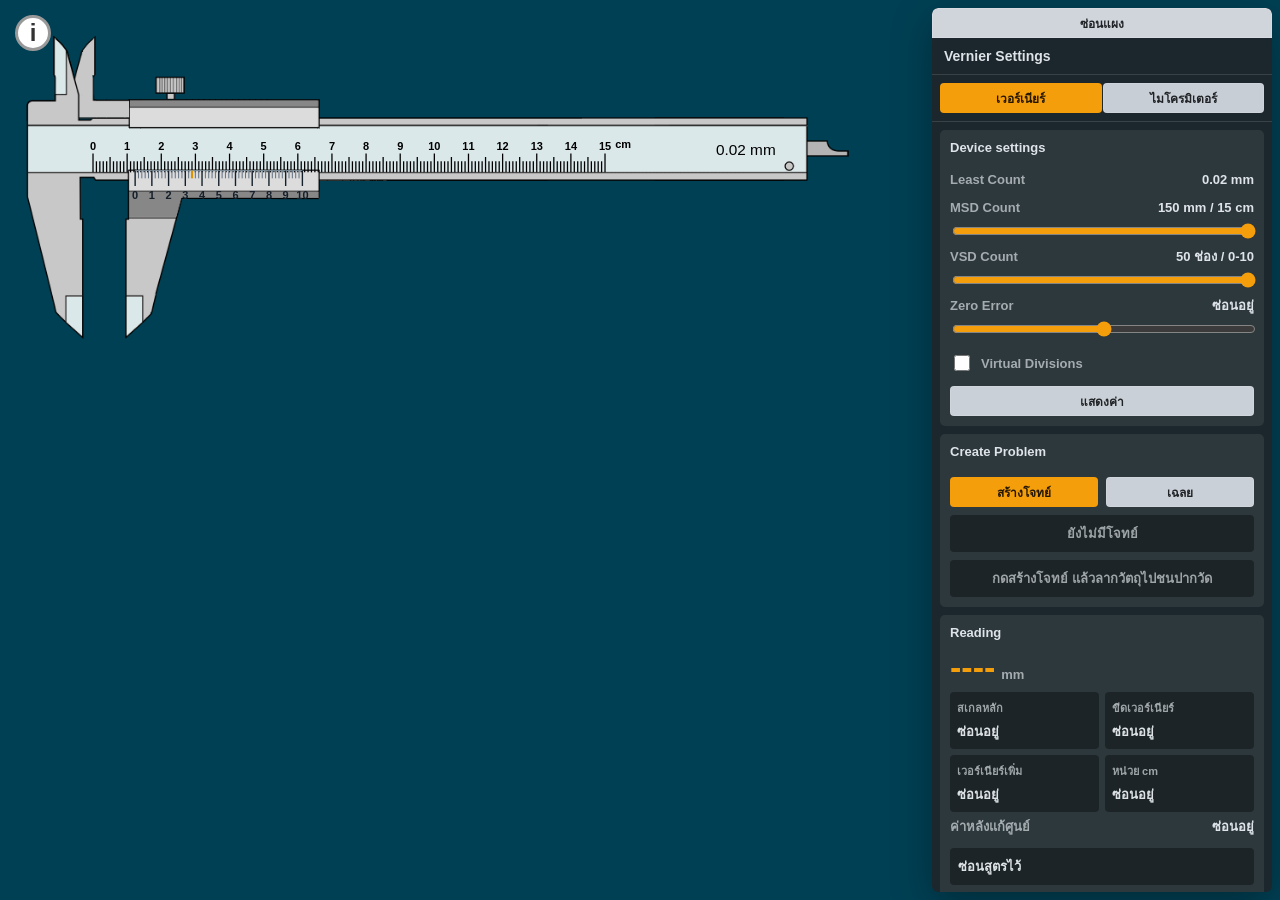
<file: index.html>
<!doctype html>
<html lang="th">
  <head>
    <meta charset="utf-8" />
    <meta name="viewport" content="width=device-width, initial-scale=1" />
    <title>เวอร์เนียร์คาลิปเปอร์จำลอง</title>
    <link rel="stylesheet" href="styles.css" />
  </head>
  <body>
    <main class="source-clone" aria-label="เวอร์เนียร์คาลิปเปอร์จำลอง">
      <canvas id="caliperCanvas" width="1500" height="900">
        เบราว์เซอร์ของคุณไม่รองรับ HTML5 canvas
      </canvas>

      <button class="info-button" id="infoButton" type="button" aria-label="ข้อมูลการใช้งาน">i</button>

      <aside class="gui-panel" aria-label="Vernier Settings">
        <button class="settings-toggle" id="settingsToggleBtn" type="button" aria-expanded="true">
          ซ่อนแผง
        </button>

        <header class="gui-header">
          <h1>Vernier Settings</h1>
        </header>

        <section class="instrument-tabs" aria-label="เลือกเครื่องมือ">
          <button class="instrument-tab is-active" id="vernierTabBtn" type="button" data-instrument="vernier">
            เวอร์เนียร์
          </button>
          <button class="instrument-tab" id="micrometerTabBtn" type="button" data-instrument="micrometer">
            ไมโครมิเตอร์
          </button>
        </section>

        <section class="gui-folder">
          <h2>Device settings</h2>

          <div class="setting-line">
            <span>Least Count</span>
            <strong id="leastCountValue">0.02 mm</strong>
          </div>

          <label class="setting-field" for="mainScaleRange">
            <span>MSD Count</span>
            <output id="mainScaleCountValue" for="mainScaleRange">150 mm / 15 cm</output>
          </label>
          <input id="mainScaleRange" type="range" min="50" max="150" step="10" value="150" />

          <label class="setting-field" for="vernierDivisionRange">
            <span id="secondaryScaleLabel">VSD Count</span>
            <output id="vernierDivisionValue" for="vernierDivisionRange">50 ช่อง / 0-10</output>
          </label>
          <input id="vernierDivisionRange" type="range" min="10" max="50" step="10" value="50" />

          <div class="manual-slide" aria-hidden="true">
            <output id="openingOutput" for="measurementRange">12.34 mm</output>
            <button class="step-button" id="decreaseBtn" type="button" aria-label="ลดค่า">-</button>
            <input id="measurementRange" type="range" min="0" max="150" step="0.02" value="12.34" />
            <button class="step-button" id="increaseBtn" type="button" aria-label="เพิ่มค่า">+</button>
          </div>

          <label class="setting-field" for="zeroErrorRange">
            <span>Zero Error</span>
            <output id="zeroErrorValue" for="zeroErrorRange">ซ่อนอยู่</output>
          </label>
          <input id="zeroErrorRange" type="range" min="-49" max="49" step="1" value="0" />

          <label class="check-row" for="drawSubDivisionsInput">
            <input id="drawSubDivisionsInput" type="checkbox" />
            <span>Virtual Divisions</span>
          </label>

          <button class="pane-button" id="valuesToggleBtn" type="button" aria-pressed="false">Display values</button>
        </section>

        <section class="gui-folder">
          <h2>Create Problem</h2>
          <div class="button-row">
            <button class="pane-button primary" id="newProblemBtn" type="button">สร้างโจทย์</button>
            <button class="pane-button" id="revealBtn" type="button">เฉลย</button>
          </div>
          <div class="problem-value" id="problemValue">ยังไม่มีโจทย์</div>
          <div class="status-strip" id="problemStatus">กดสร้างโจทย์ แล้วลากวัตถุไปชนปากวัด</div>
        </section>

        <section class="gui-folder readout-block">
          <h2>Reading</h2>
          <div class="primary-reading">
            <span id="readingValue">----</span>
            <small>mm</small>
          </div>
          <dl class="readout-grid">
            <div>
              <dt>สเกลหลัก</dt>
              <dd id="mainScaleValue">ซ่อนอยู่</dd>
            </div>
            <div>
              <dt>ขีดเวอร์เนียร์</dt>
              <dd id="vernierLineValue">ซ่อนอยู่</dd>
            </div>
            <div>
              <dt>เวอร์เนียร์เพิ่ม</dt>
              <dd id="vernierAddValue">ซ่อนอยู่</dd>
            </div>
            <div>
              <dt>หน่วย cm</dt>
              <dd id="readingCmValue">ซ่อนอยู่</dd>
            </div>
          </dl>
          <div class="correction-line">
            <span>ค่าหลังแก้ศูนย์</span>
            <strong id="correctedValue">ซ่อนอยู่</strong>
          </div>
          <p class="formula-text" id="formulaText">ซ่อนสูตรไว้</p>
        </section>
      </aside>

      <section class="info-overlay" id="infoOverlay" hidden>
        <div class="info-dialog" role="dialog" aria-modal="true" aria-labelledby="infoTitle">
          <button class="close-button" id="closeInfoButton" type="button" aria-label="ปิด">×</button>
          <h2 id="infoTitle">Vernier Simulation</h2>
          <p>
            คลิกลากบริเวณปากเลื่อนบนภาพเพื่อเลื่อนเวอร์เนียร์ หรือใช้ล้อเมาส์/ปุ่มลูกศร
            ลากวัตถุสีเขียวได้อิสระ และเมื่อชนปากวัดนอก ปากวัดใน หรือใบวัดลึก ระบบจะจับตำแหน่งให้เอง
          </p>
          <p>
            หน้านี้โคลนรูปแบบหลักจากเว็บต้นทางก่อน: canvas เต็มจอ แผงควบคุมลอยด้านขวา
            และใช้ภาพชิ้นส่วนเวอร์เนียร์จากเว็บที่ให้มา
          </p>
        </div>
      </section>
    </main>

    <script src="app.js"></script>
  </body>
</html>
</file>
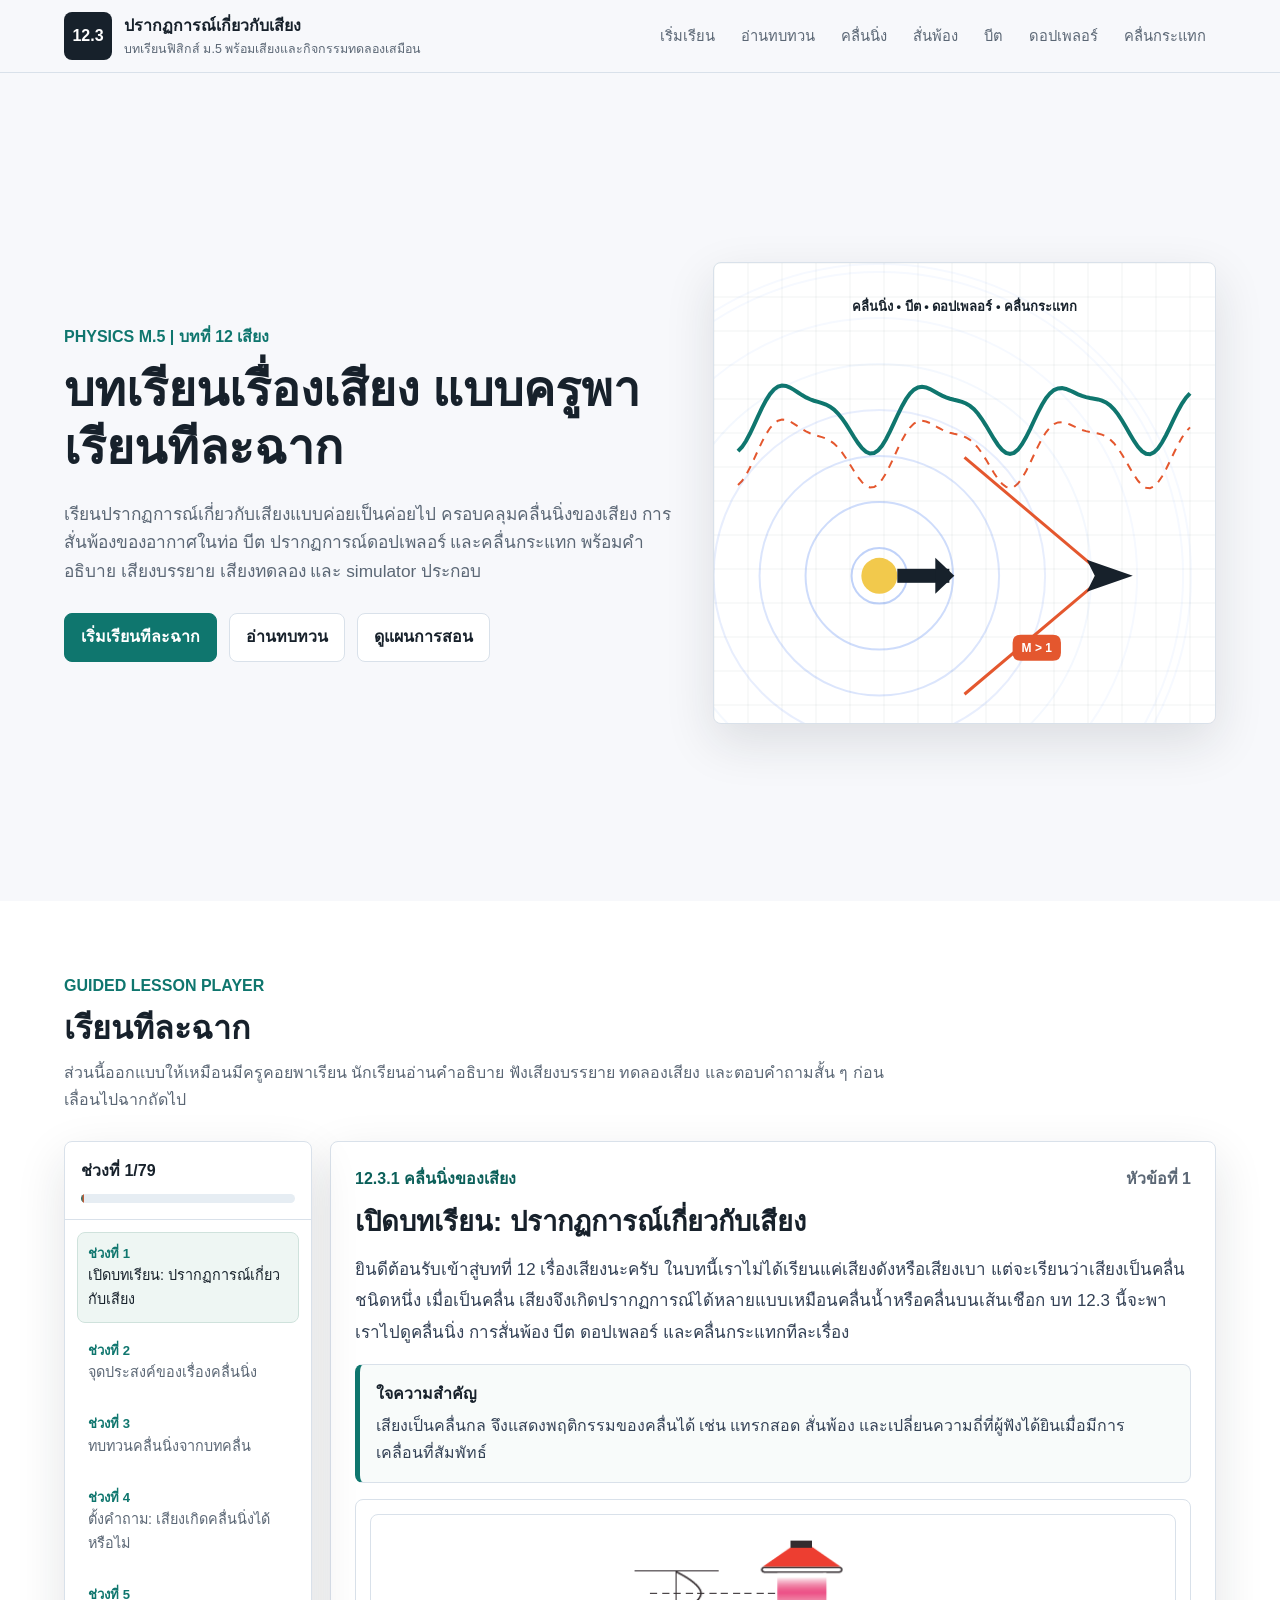
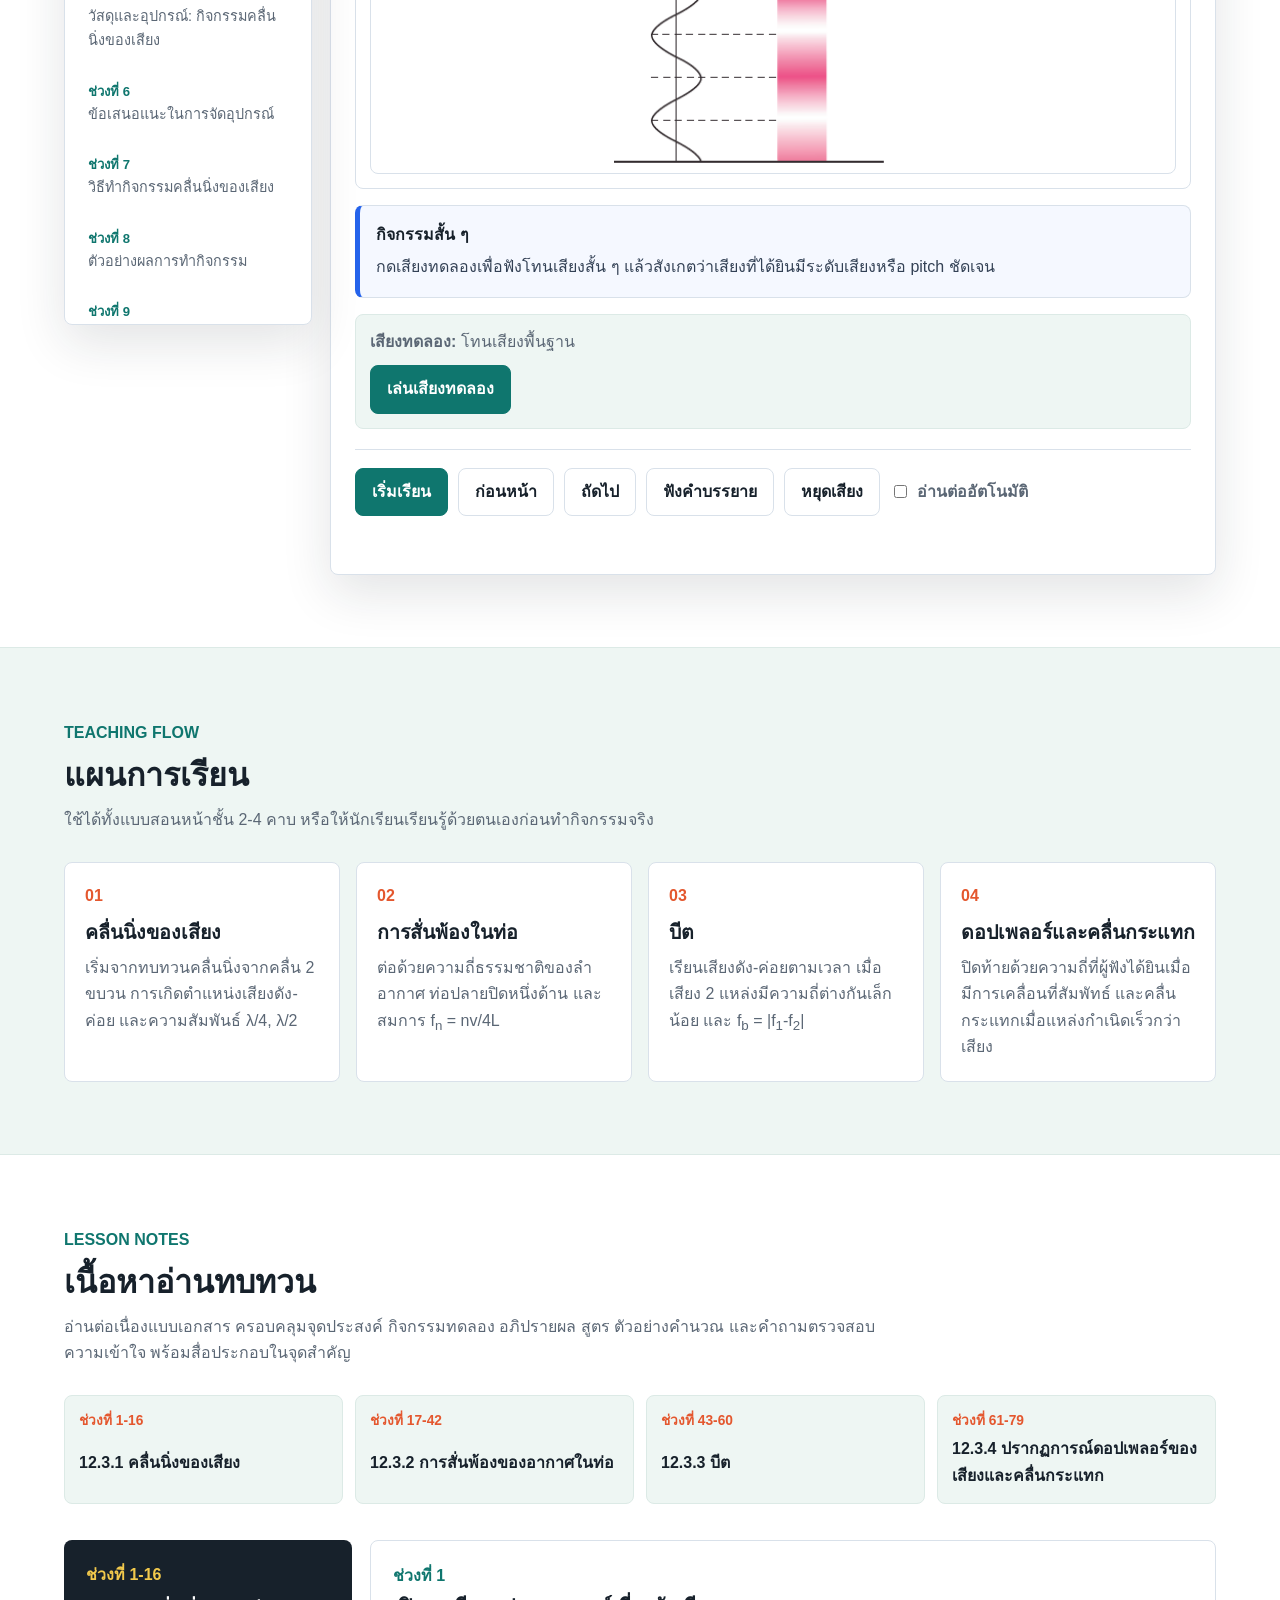
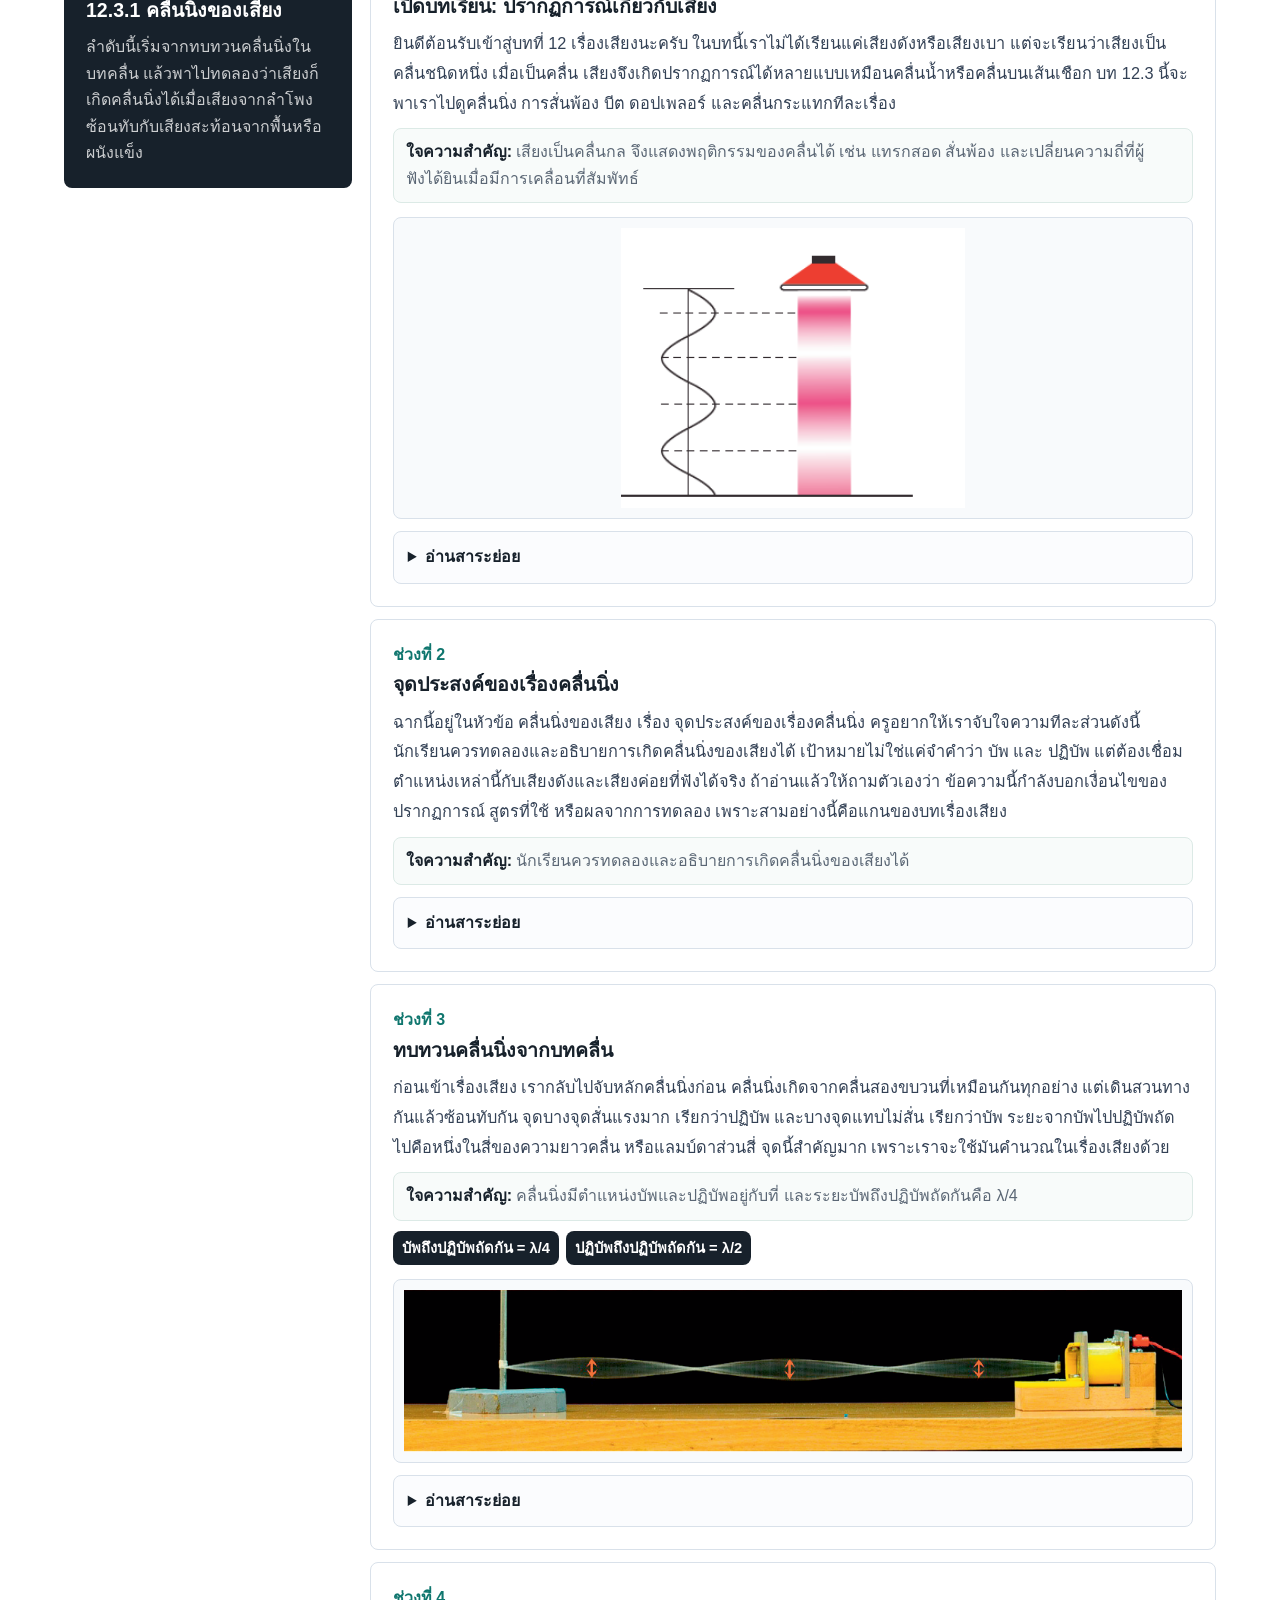
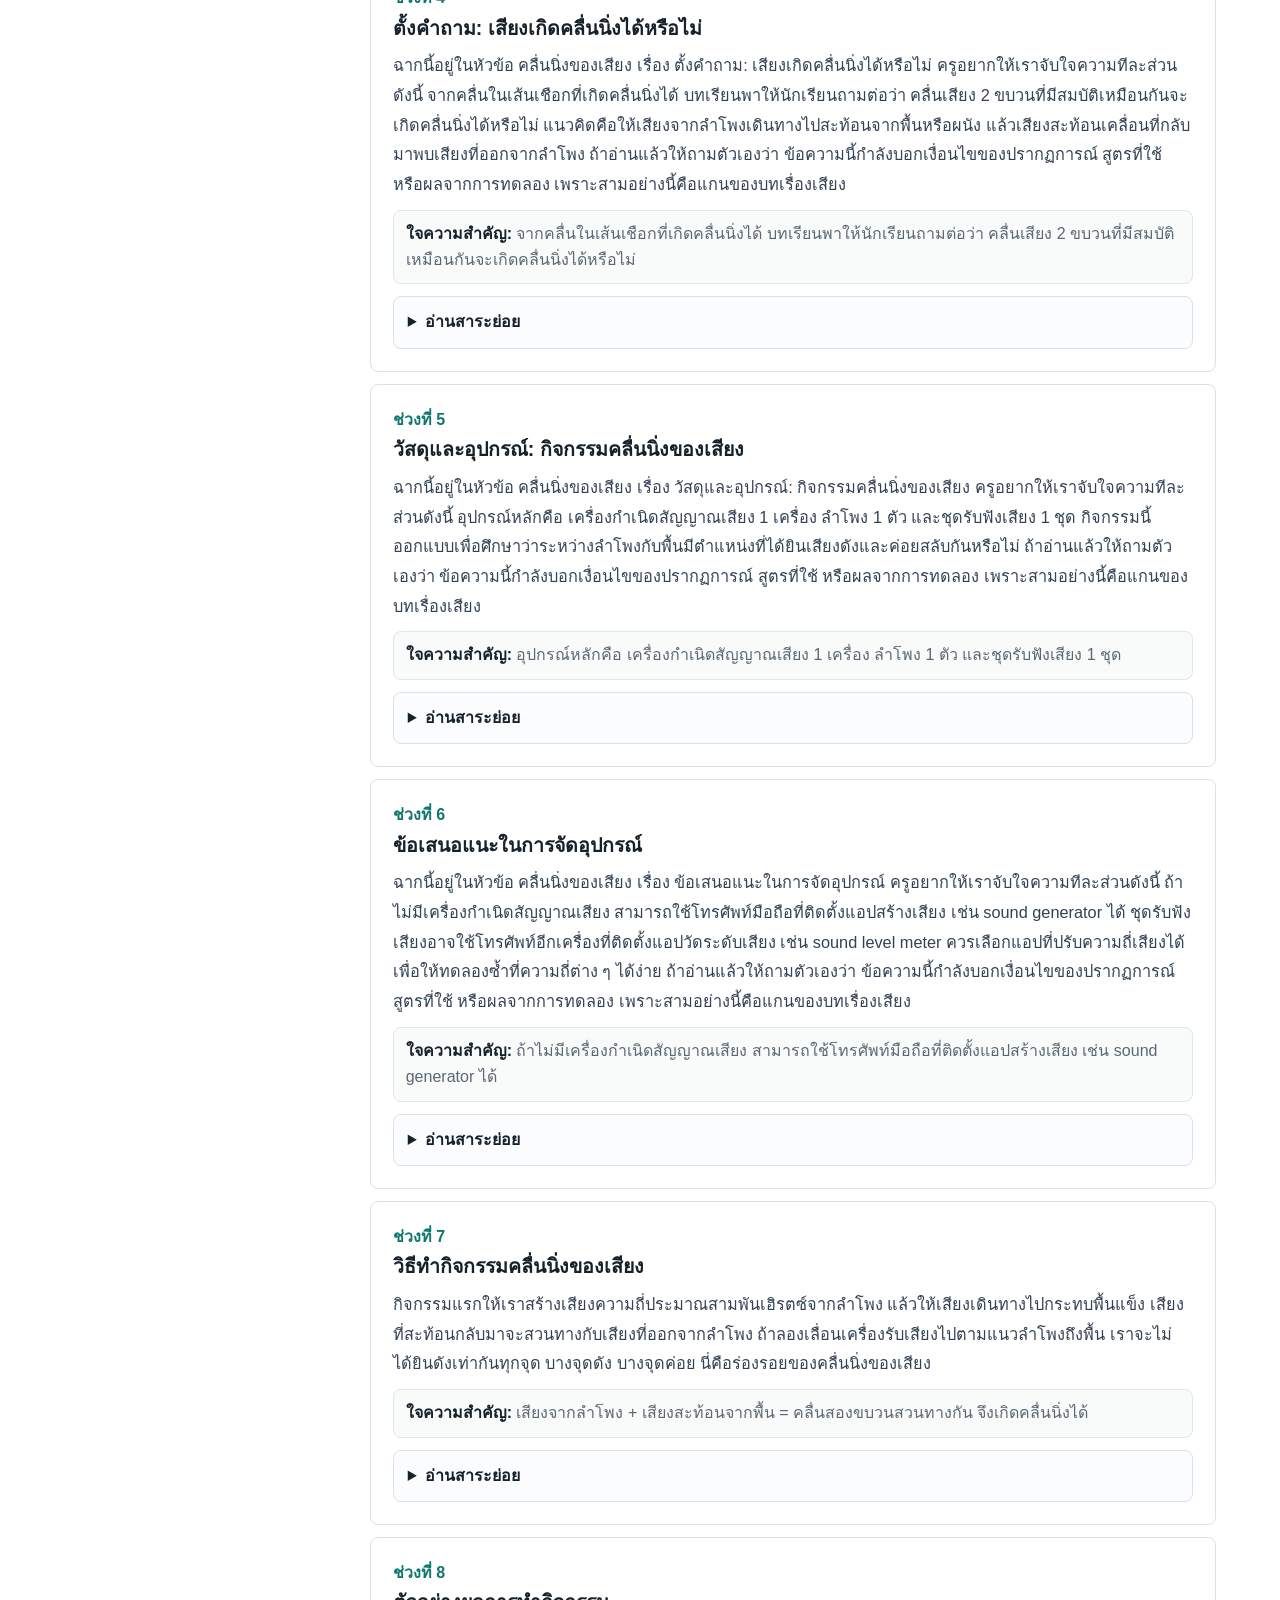
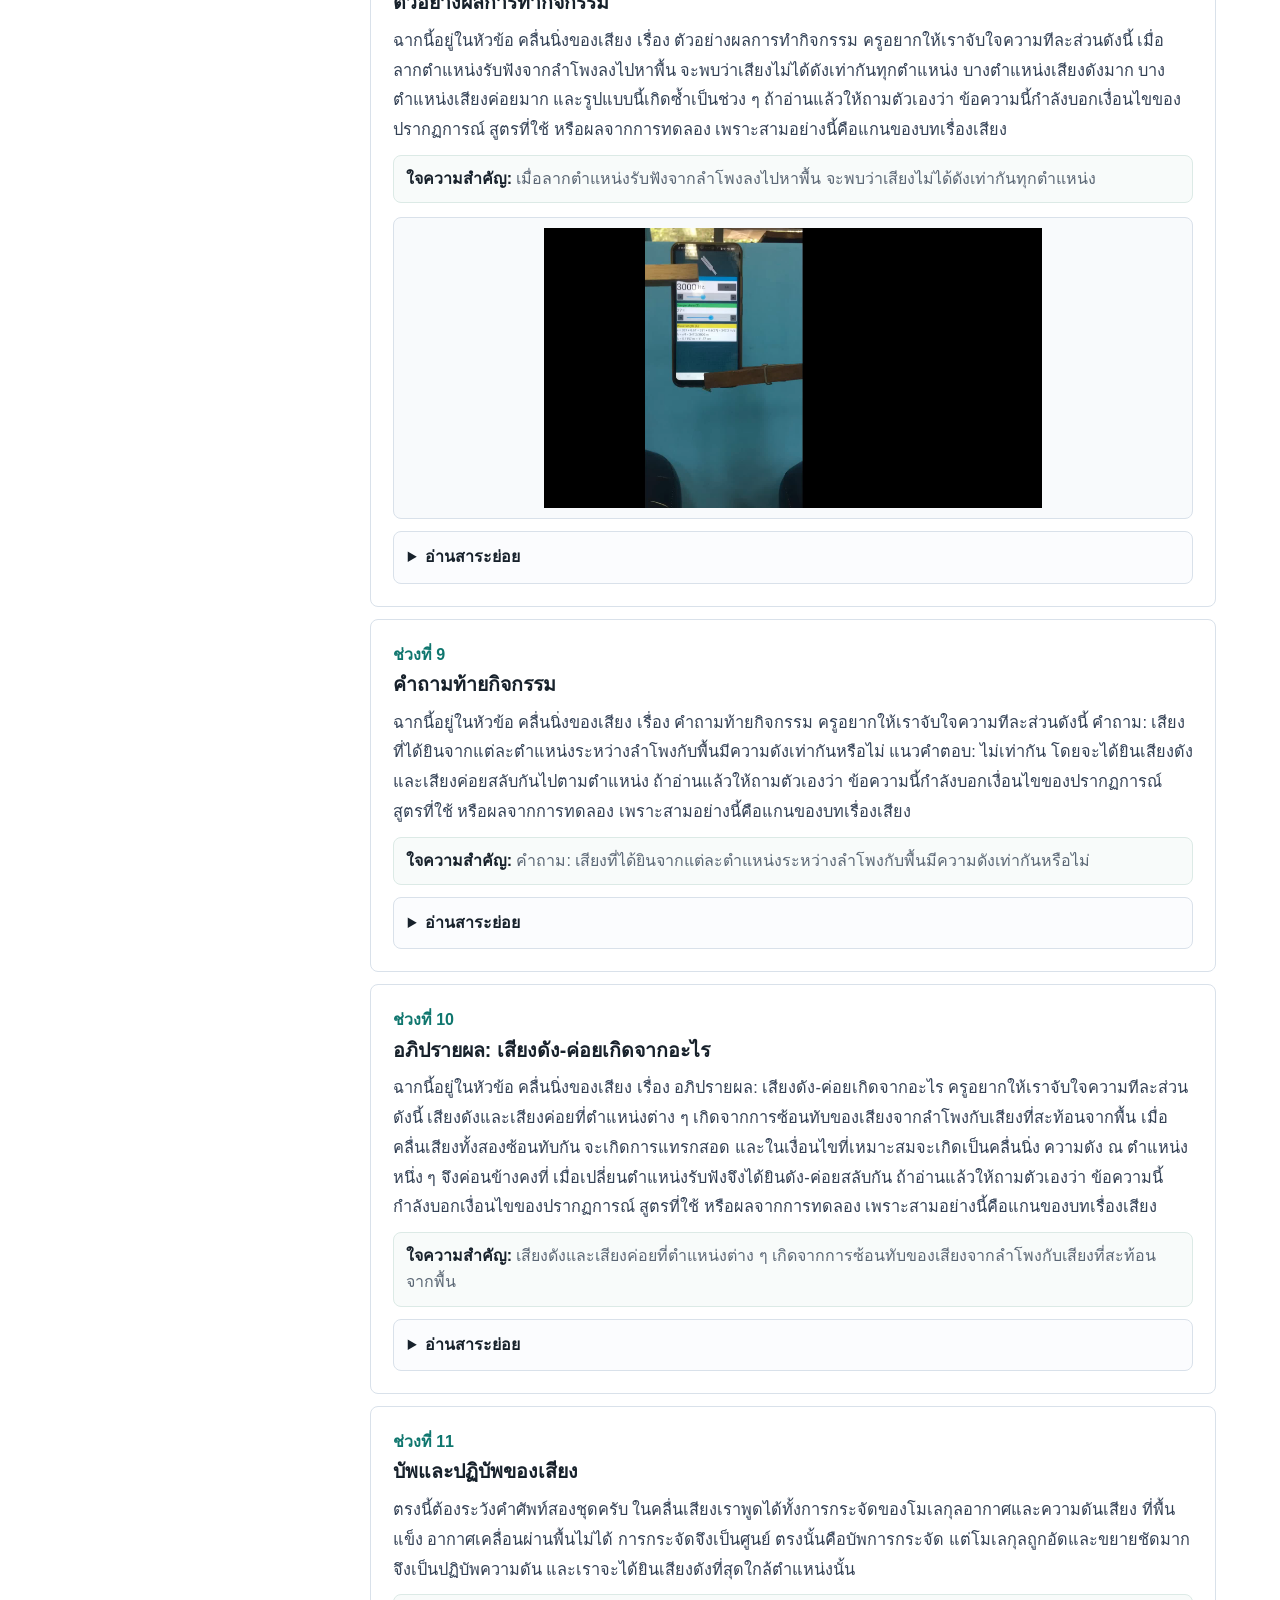
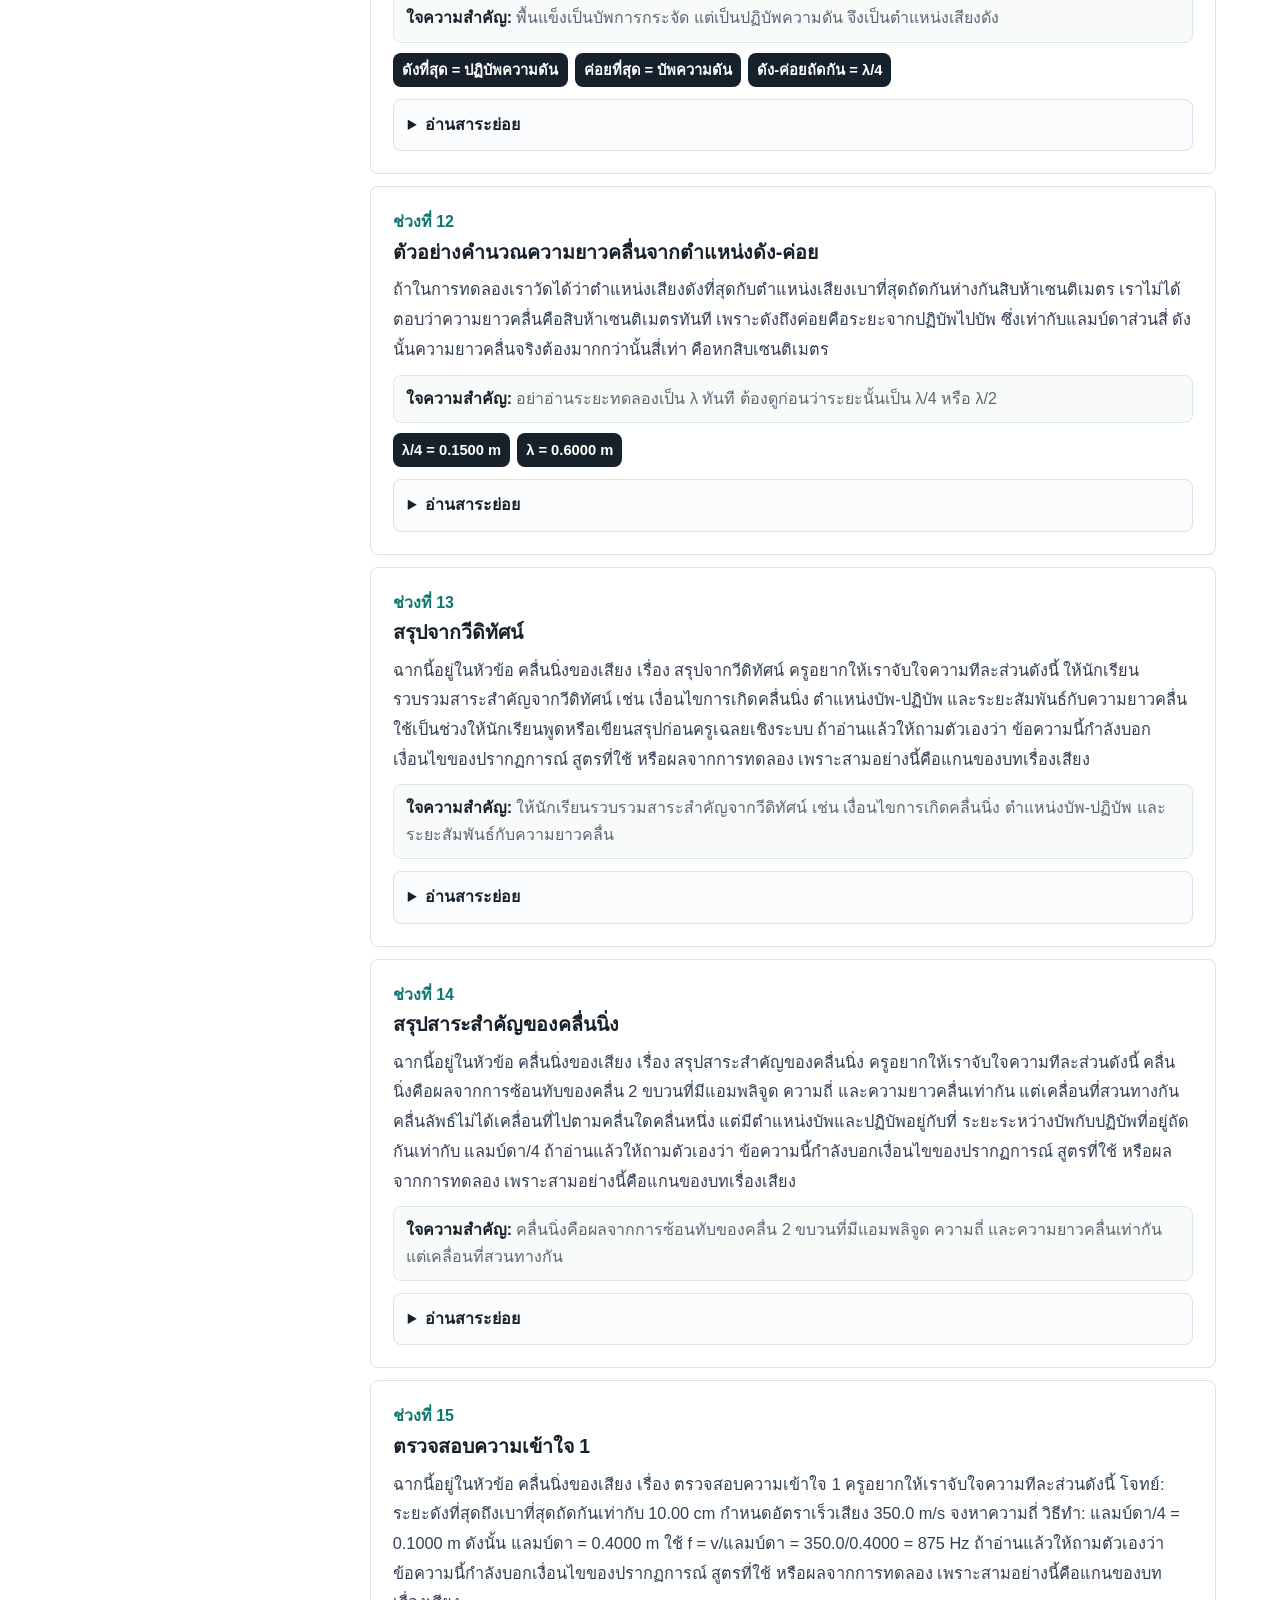
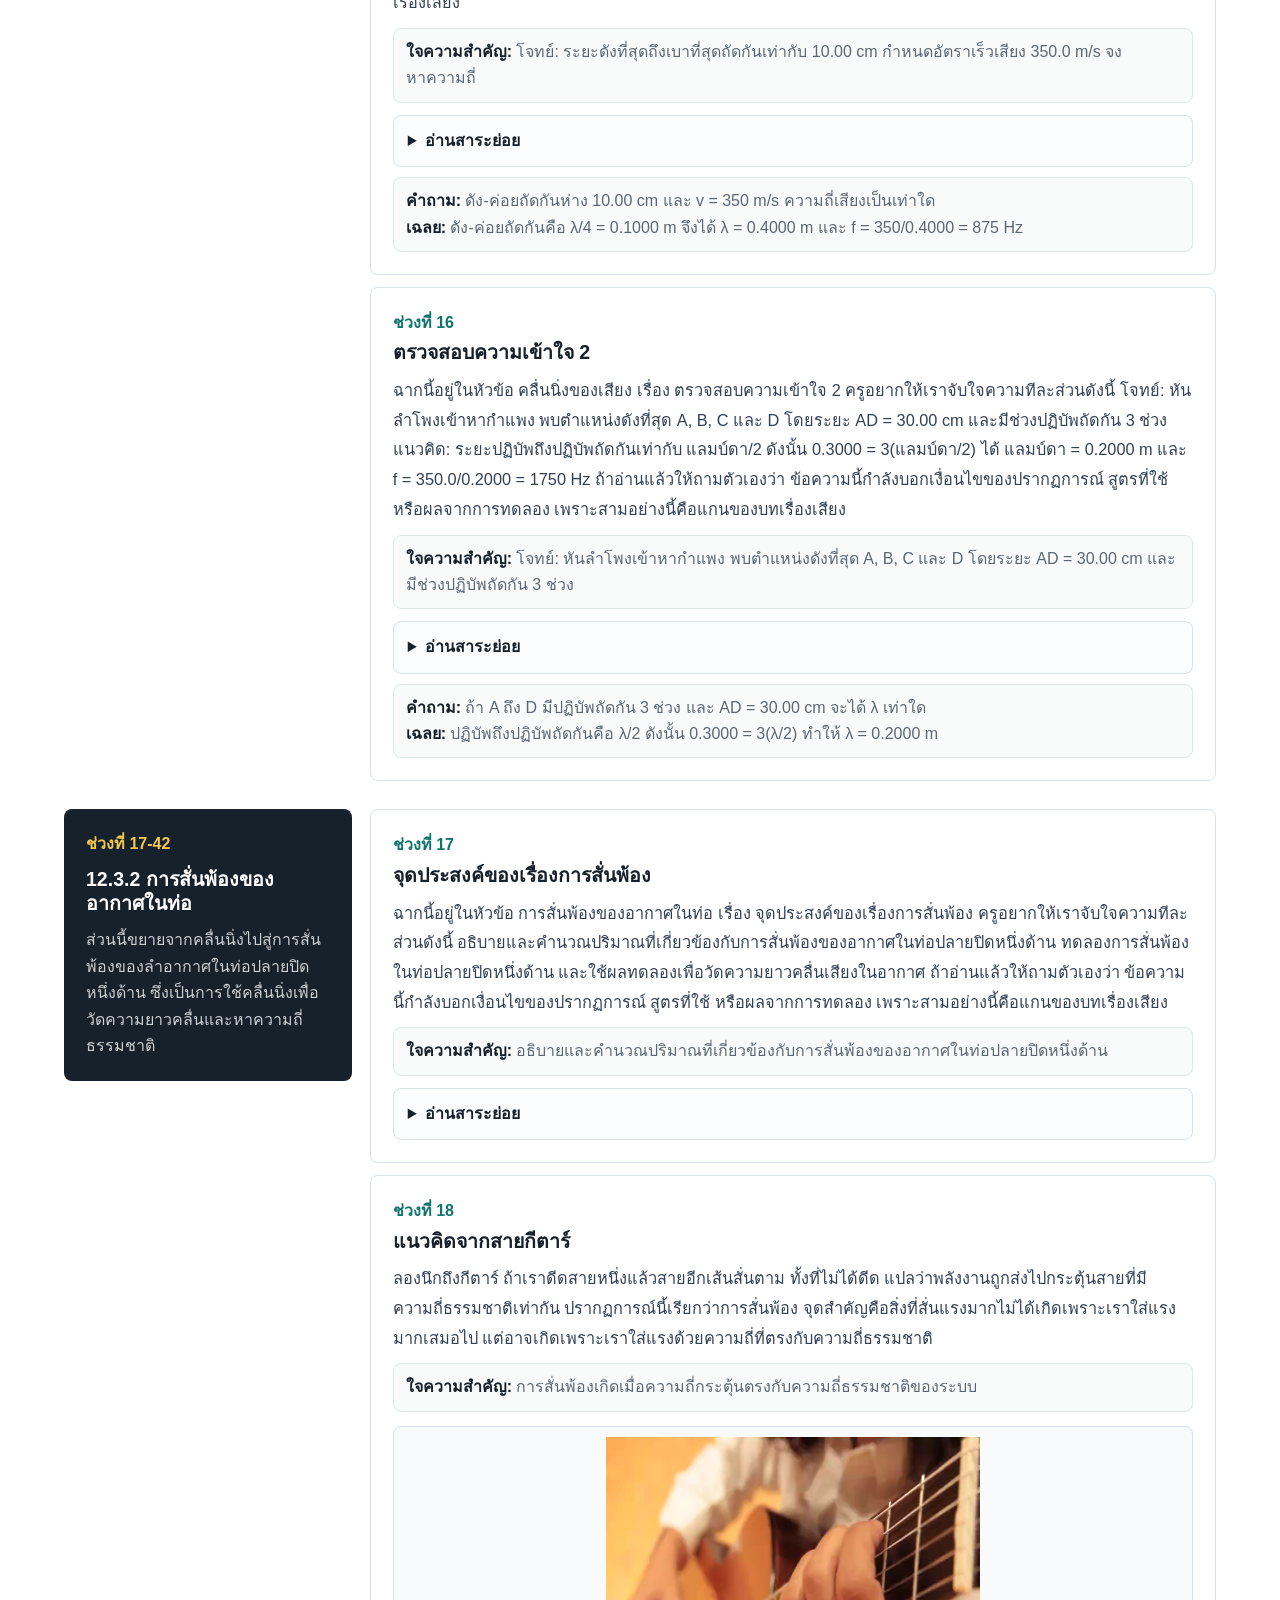
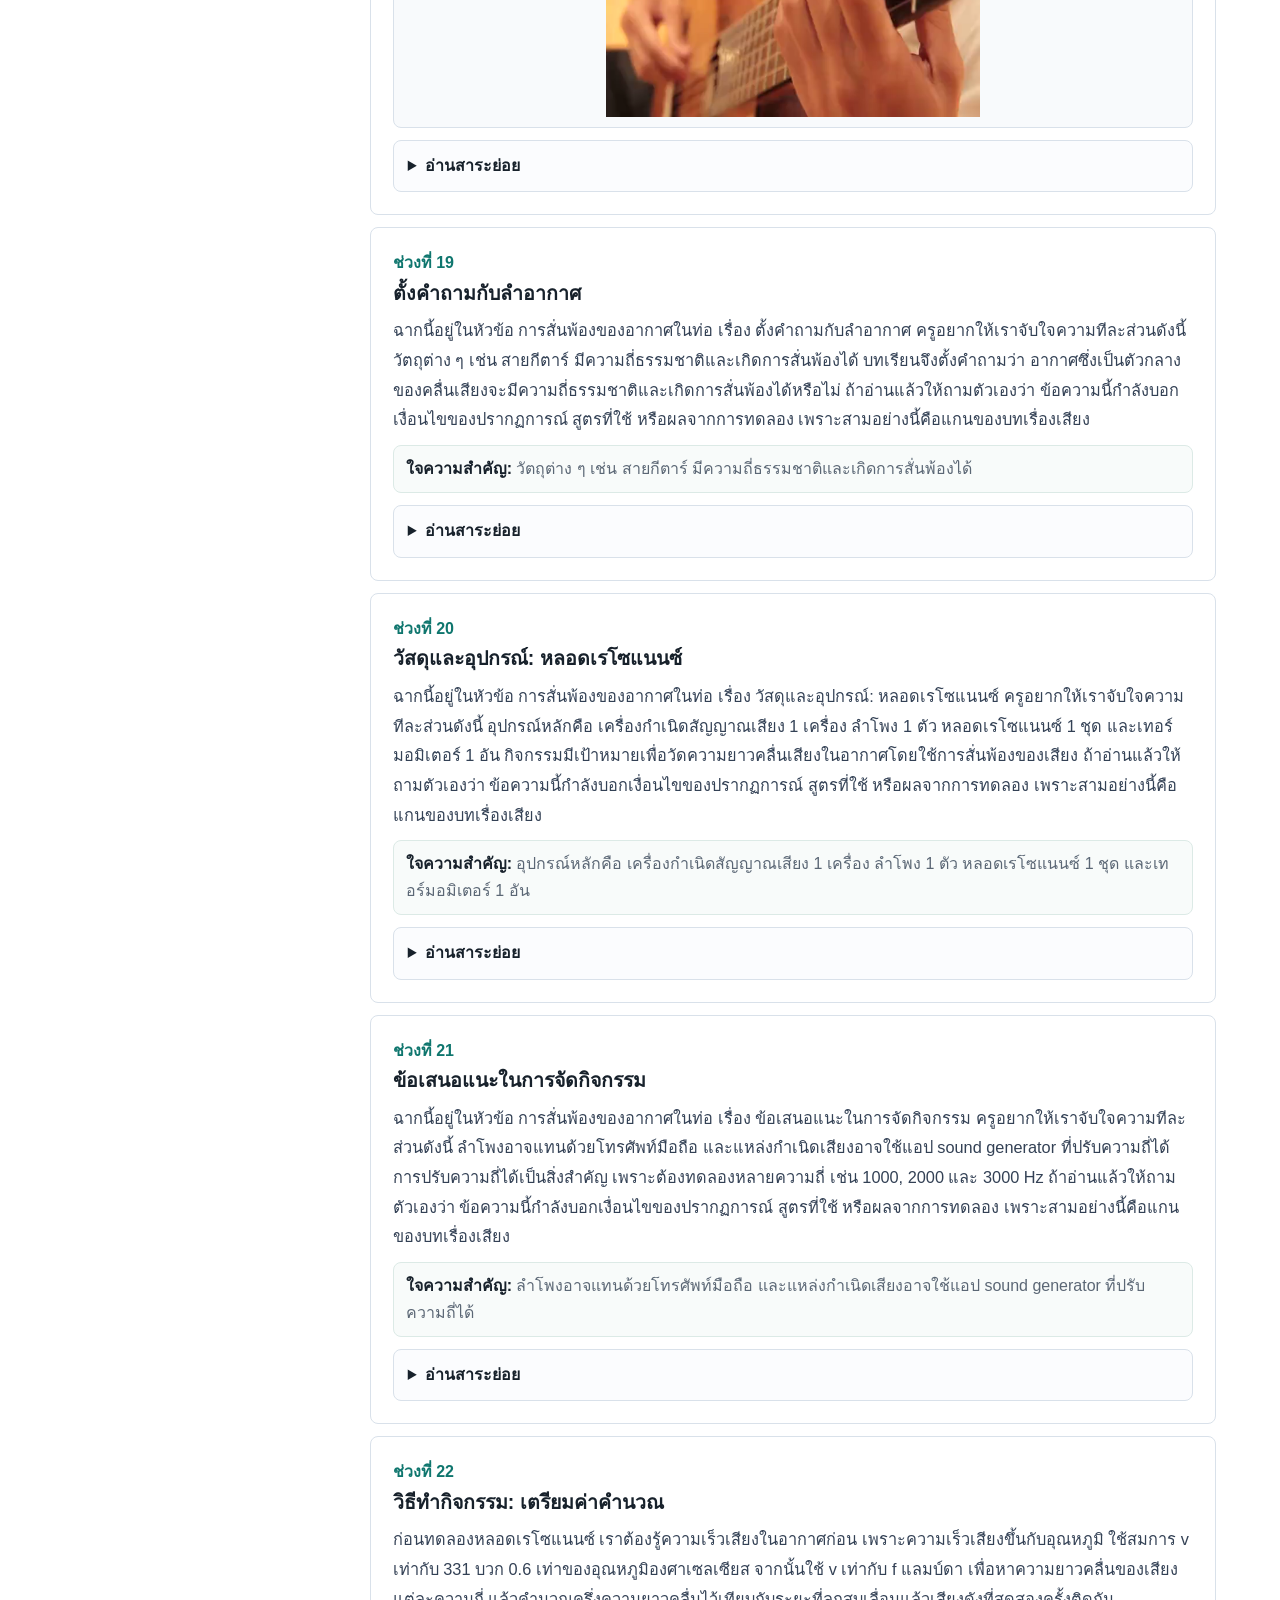
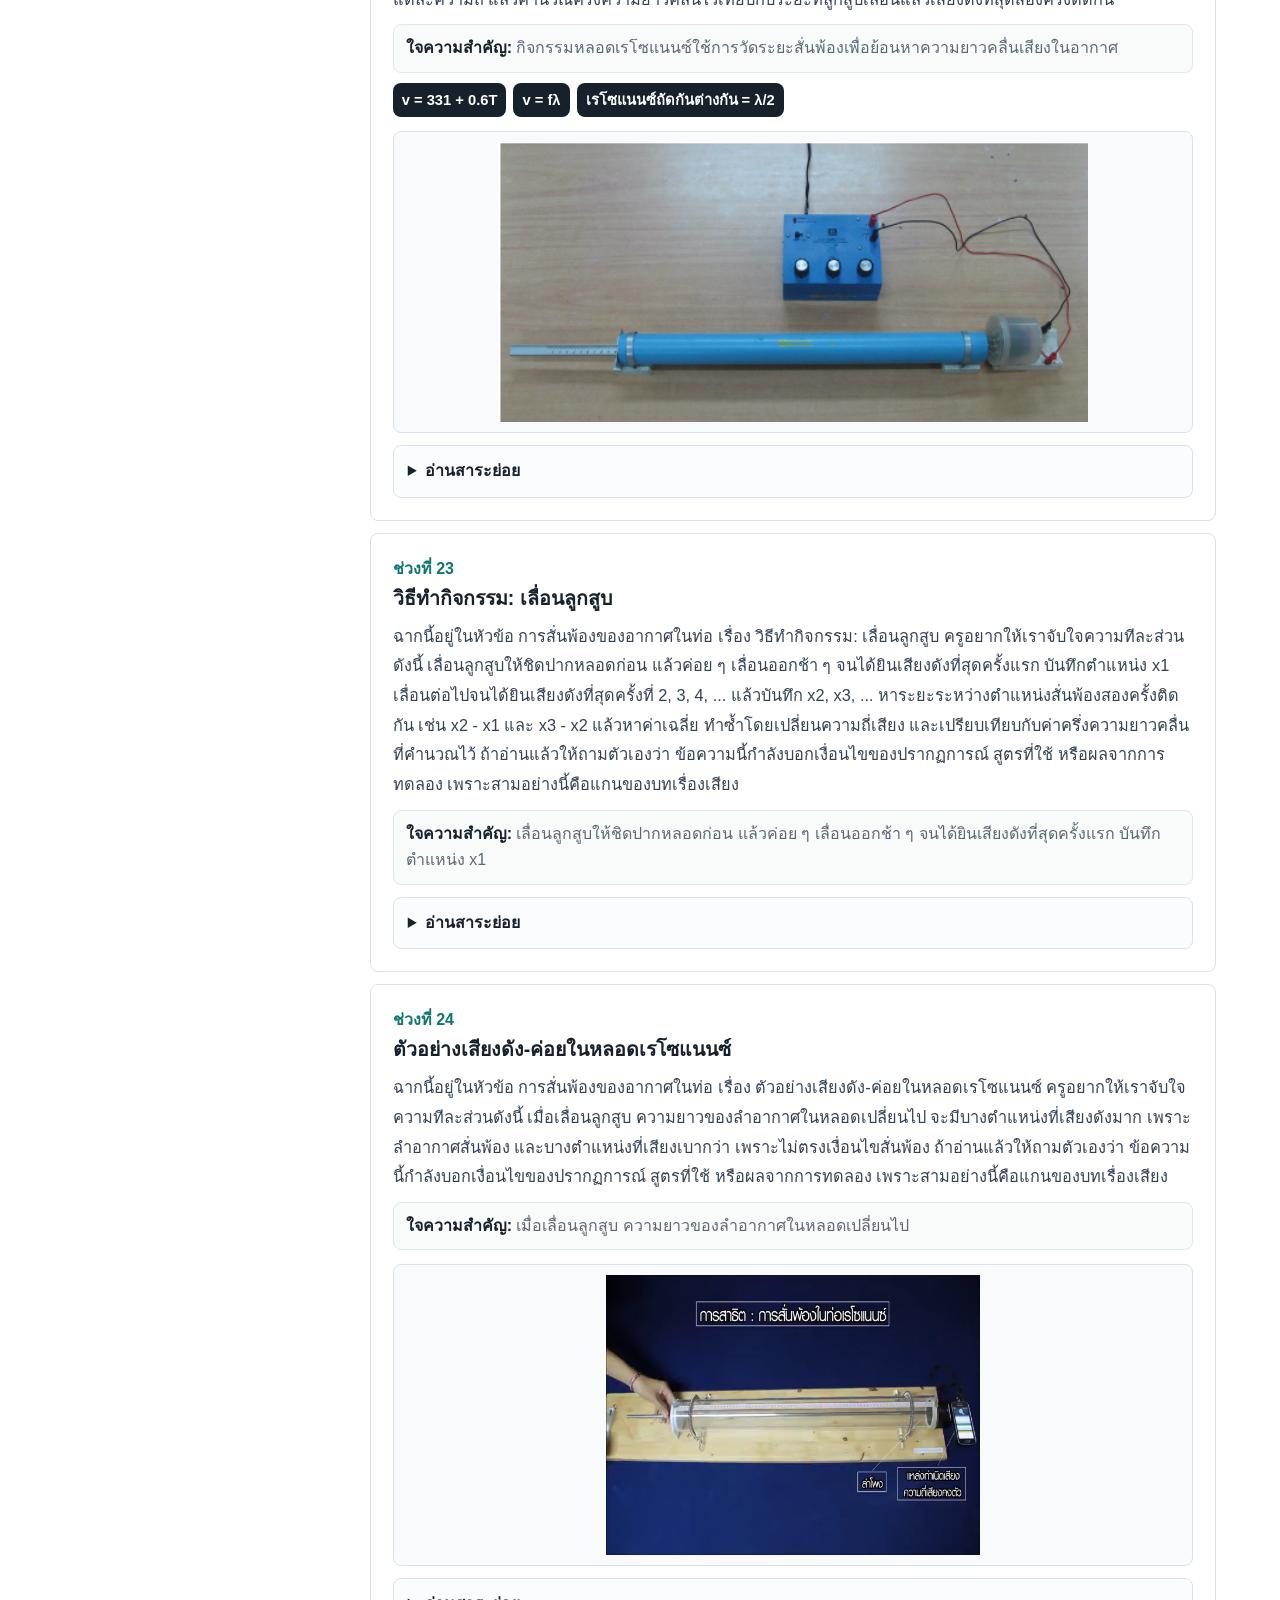
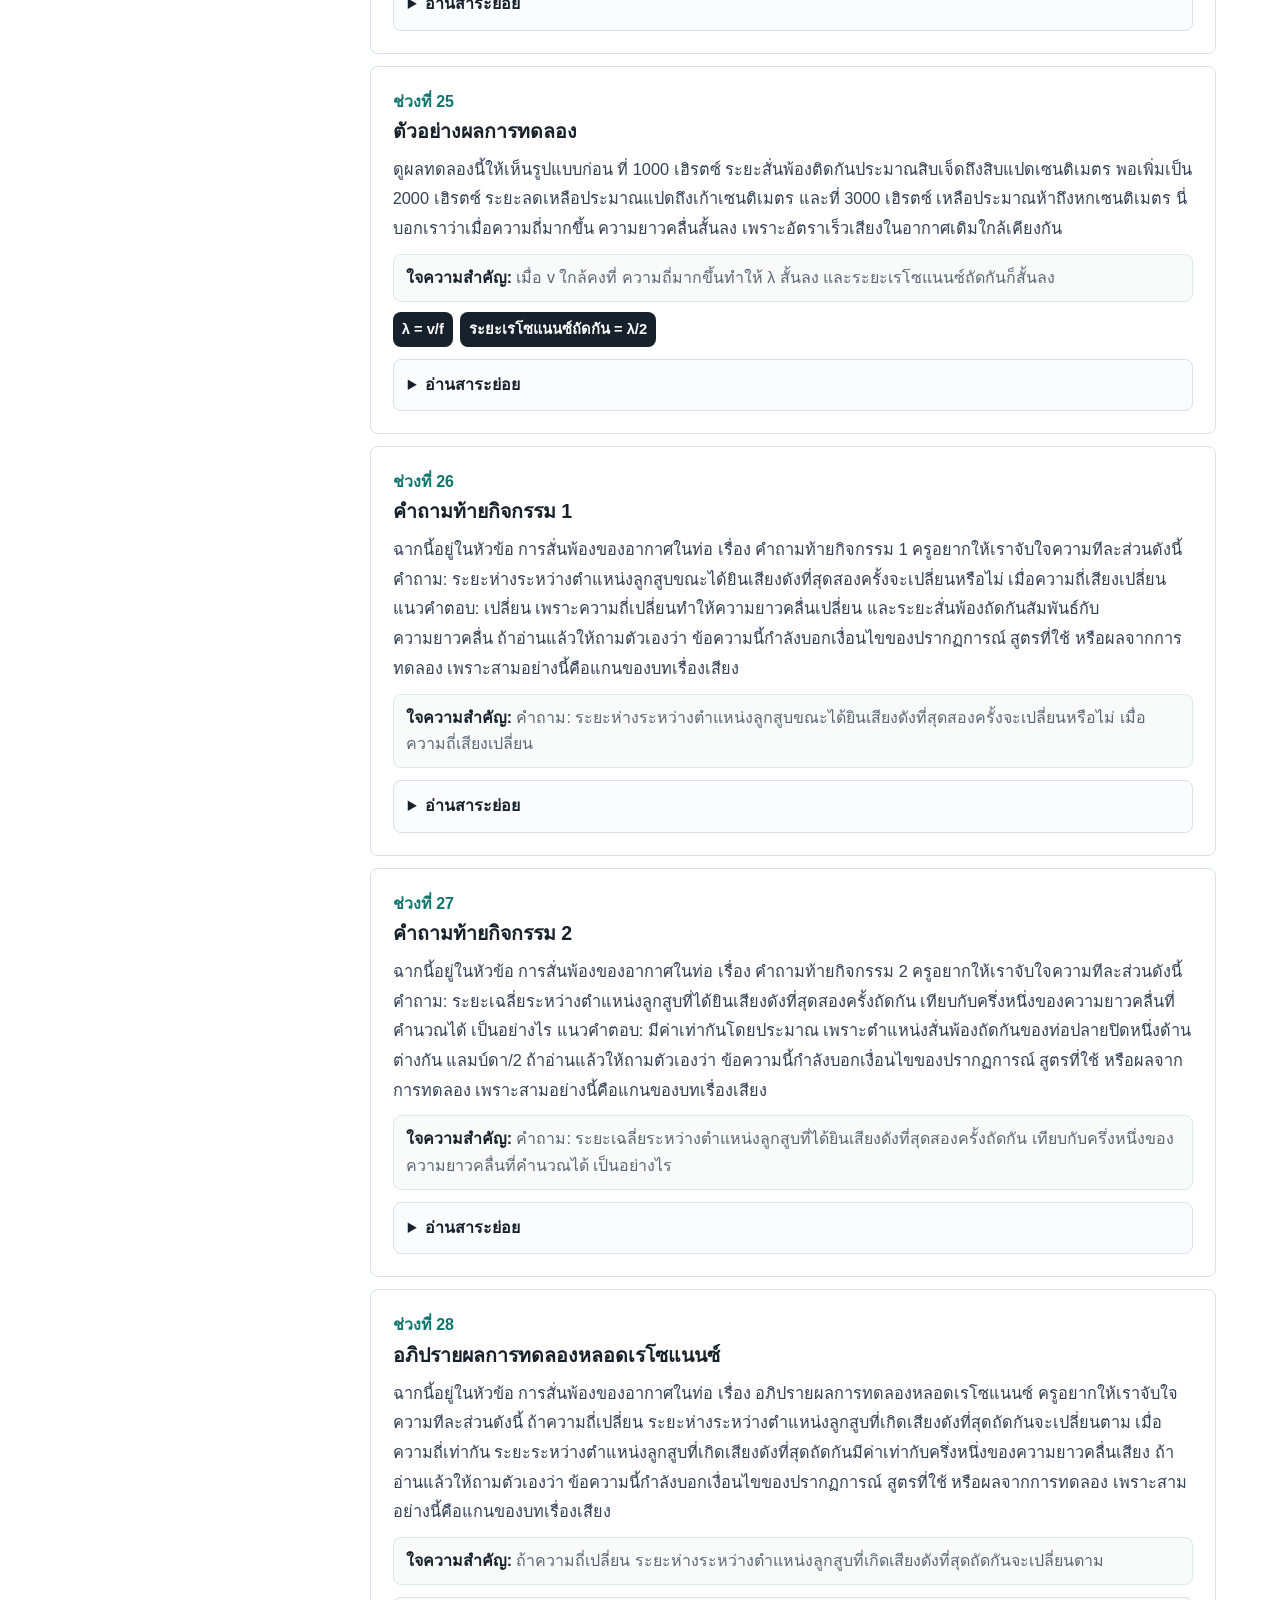
<file: sound/index.html>
<!doctype html>
<html lang="th">
  <head>
    <meta charset="utf-8" />
    <meta name="viewport" content="width=device-width, initial-scale=1" />
    <title>บทเรียนฟิสิกส์เรื่องเสียง</title>
    <link rel="stylesheet" href="styles.css" />
  </head>
  <body>
    <header class="topbar">
      <a class="brand" href="#home" aria-label="กลับไปหน้าแรก">
        <span class="brand-mark">12.3</span>
        <span>
          <strong>ปรากฏการณ์เกี่ยวกับเสียง</strong>
          <small>บทเรียนฟิสิกส์ ม.5 พร้อมเสียงและกิจกรรมทดลองเสมือน</small>
        </span>
      </a>
      <nav class="nav-links" aria-label="บทเรียน">
        <a href="#guided-lesson">เริ่มเรียน</a>
        <a href="#full-content">อ่านทบทวน</a>
        <a href="#standing">คลื่นนิ่ง</a>
        <a href="#resonance">สั่นพ้อง</a>
        <a href="#beats">บีต</a>
        <a href="#doppler">ดอปเพลอร์</a>
        <a href="#shock">คลื่นกระแทก</a>
      </nav>
    </header>

    <main id="home">
      <section class="hero">
        <div class="hero-copy">
          <p class="eyebrow">Physics M.5 | บทที่ 12 เสียง</p>
          <h1>บทเรียนเรื่องเสียง แบบครูพาเรียนทีละฉาก</h1>
          <p class="lead">
            เรียนปรากฏการณ์เกี่ยวกับเสียงแบบค่อยเป็นค่อยไป ครอบคลุมคลื่นนิ่งของเสียง
            การสั่นพ้องของอากาศในท่อ บีต ปรากฏการณ์ดอปเพลอร์ และคลื่นกระแทก พร้อมคำอธิบาย เสียงบรรยาย เสียงทดลอง และ simulator ประกอบ
          </p>
          <div class="hero-actions" aria-label="ทางลัด">
            <a class="button primary" href="#guided-lesson">เริ่มเรียนทีละฉาก</a>
            <a class="button ghost" href="#full-content">อ่านทบทวน</a>
            <a class="button ghost" href="#lesson-map">ดูแผนการสอน</a>
          </div>
        </div>
        <div class="hero-visual" aria-label="ภาพรวมปรากฏการณ์เสียง">
          <canvas id="heroCanvas"></canvas>
        </div>
      </section>

      <section id="guided-lesson" class="section guided-section">
        <div class="section-heading">
          <p class="eyebrow">Guided Lesson Player</p>
          <h2>เรียนทีละฉาก</h2>
          <p>
            ส่วนนี้ออกแบบให้เหมือนมีครูคอยพาเรียน นักเรียนอ่านคำอธิบาย ฟังเสียงบรรยาย ทดลองเสียง และตอบคำถามสั้น ๆ ก่อนเลื่อนไปฉากถัดไป
          </p>
        </div>

        <div class="lesson-player" aria-label="บทเรียนทีละฉาก">
          <aside class="lesson-sidebar">
            <div class="lesson-sidebar-head">
              <span id="lessonProgressText">ช่วงที่ 1/79</span>
              <div class="progress-track" aria-hidden="true"><span id="lessonProgressFill"></span></div>
            </div>
            <div id="lessonSceneList" class="scene-list" aria-label="สารบัญฉากเรียน"></div>
          </aside>

          <article class="lesson-stage">
            <div class="stage-topline">
              <span id="lessonChapterPill">12.3.1</span>
              <span id="lessonPptxRef">หัวข้อที่ 1</span>
            </div>
            <h3 id="lessonSceneTitle">กำลังเตรียมบทเรียน...</h3>
            <p id="lessonTeacherScript" class="teacher-script"></p>

            <div id="lessonKeyIdea" class="callout key-idea"></div>
            <div id="lessonFormula" class="lesson-formula"></div>
            <div id="lessonExample" class="callout example-box"></div>
            <div id="lessonVisual" class="lesson-visual-box"></div>
            <div id="lessonExperiment" class="callout experiment-box"></div>
            <div id="lessonSoundDemo" class="sound-demo-box"></div>
            <div id="lessonQuiz" class="lesson-quiz"></div>

            <div class="lesson-actions" aria-label="ตัวควบคุมบทเรียน">
              <button id="lessonStart" class="button primary" type="button">เริ่มเรียน</button>
              <button id="lessonPrev" class="button ghost" type="button">ก่อนหน้า</button>
              <button id="lessonNext" class="button ghost" type="button">ถัดไป</button>
              <button id="lessonNarrate" class="button ghost" type="button">ฟังคำบรรยาย</button>
              <button id="lessonStopNarration" class="button ghost" type="button">หยุดเสียง</button>
              <label class="auto-narrate">
                <input id="lessonAutoNarrate" type="checkbox" />
                อ่านต่ออัตโนมัติ
              </label>
            </div>
            <p id="lessonStatus" class="lesson-status" role="status"></p>
          </article>
        </div>
      </section>

      <section id="lesson-map" class="section band">
        <div class="section-heading">
          <p class="eyebrow">Teaching Flow</p>
          <h2>แผนการเรียน</h2>
          <p>
            ใช้ได้ทั้งแบบสอนหน้าชั้น 2-4 คาบ หรือให้นักเรียนเรียนรู้ด้วยตนเองก่อนทำกิจกรรมจริง
          </p>
        </div>
        <div class="module-grid">
          <article class="module-card">
            <span class="module-number">01</span>
            <h3>คลื่นนิ่งของเสียง</h3>
            <p>เริ่มจากทบทวนคลื่นนิ่งจากคลื่น 2 ขบวน การเกิดตำแหน่งเสียงดัง-ค่อย และความสัมพันธ์ λ/4, λ/2</p>
          </article>
          <article class="module-card">
            <span class="module-number">02</span>
            <h3>การสั่นพ้องในท่อ</h3>
            <p>ต่อด้วยความถี่ธรรมชาติของลำอากาศ ท่อปลายปิดหนึ่งด้าน และสมการ f<sub>n</sub> = nv/4L</p>
          </article>
          <article class="module-card">
            <span class="module-number">03</span>
            <h3>บีต</h3>
            <p>เรียนเสียงดัง-ค่อยตามเวลา เมื่อเสียง 2 แหล่งมีความถี่ต่างกันเล็กน้อย และ f<sub>b</sub> = |f<sub>1</sub>-f<sub>2</sub>|</p>
          </article>
          <article class="module-card">
            <span class="module-number">04</span>
            <h3>ดอปเพลอร์และคลื่นกระแทก</h3>
            <p>ปิดท้ายด้วยความถี่ที่ผู้ฟังได้ยินเมื่อมีการเคลื่อนที่สัมพัทธ์ และคลื่นกระแทกเมื่อแหล่งกำเนิดเร็วกว่าเสียง</p>
          </article>
        </div>
      </section>

      <section id="full-content" class="section full-content-section">
        <div class="section-heading">
          <p class="eyebrow">Lesson Notes</p>
          <h2>เนื้อหาอ่านทบทวน</h2>
          <p>
            อ่านต่อเนื่องแบบเอกสาร ครอบคลุมจุดประสงค์ กิจกรรมทดลอง อภิปรายผล สูตร ตัวอย่างคำนวณ และคำถามตรวจสอบความเข้าใจ
            พร้อมสื่อประกอบในจุดสำคัญ
          </p>
        </div>
        <div id="lessonContent" class="lesson-content" aria-live="polite"></div>
      </section>

      <section class="section">
        <div class="section-heading">
          <p class="eyebrow">Learning Objectives</p>
          <h2>จุดประสงค์การเรียนรู้</h2>
        </div>
        <div class="two-column">
          <div class="text-panel">
            <h3>ด้านความรู้</h3>
            <ul>
              <li>อธิบายการเกิดคลื่นนิ่งของเสียงจากการซ้อนทับของเสียงตกกระทบและเสียงสะท้อน</li>
              <li>อธิบายและคำนวณการสั่นพ้องของอากาศในท่อปลายปิดหนึ่งด้าน</li>
              <li>อธิบายบีตและคำนวณความถี่บีตจากผลต่างของความถี่เสียงสองแหล่ง</li>
              <li>อธิบายปรากฏการณ์ดอปเพลอร์ของเสียงและคลื่นกระแทกจากการเคลื่อนที่ของแหล่งกำเนิด</li>
            </ul>
          </div>
          <div class="text-panel">
            <h3>ด้านทักษะ</h3>
            <ul>
              <li>อ่านผลจากกราฟคลื่น ตำแหน่งบัพ ปฏิบัพ และความยาวคลื่น</li>
              <li>ใช้ข้อมูลอุณหภูมิเพื่อหาอัตราเร็วเสียง v = 331 + 0.6T<sub>C</sub></li>
              <li>ออกแบบการทดลองด้วยแหล่งกำเนิดเสียง แอปวัดระดับเสียง และหลอดเรโซแนนซ์</li>
              <li>เชื่อมโยงปรากฏการณ์เสียงกับสถานการณ์จริง เช่น เครื่องดนตรี รถพยาบาล และซอนิกบูม</li>
            </ul>
          </div>
        </div>
      </section>

      <section id="simulators" class="section band">
        <div class="section-heading">
          <p class="eyebrow">Interactive Lab</p>
          <h2>ชุดทดลองเสมือน</h2>
          <p>ทุก simulator คำนวณใหม่ทันทีเมื่อเปลี่ยนค่า และวาดภาพด้วย canvas เพื่อใช้ประกอบการอธิบายหน้าชั้น</p>
        </div>
      </section>

      <section id="standing" class="section lesson-section">
        <div class="lesson-copy">
          <p class="eyebrow">12.3.1</p>
          <h2>คลื่นนิ่งของเสียง</h2>
          <p>
            คลื่นนิ่งเกิดจากคลื่นเสียง 2 ขบวนที่มีแอมพลิจูด ความถี่ และความยาวคลื่นเท่ากัน เคลื่อนที่สวนทางกันแล้วซ้อนทับกัน
            ในกิจกรรมนี้ เสียงจากลำโพงสะท้อนจากพื้นหรือผนังแข็ง แล้วรวมกับเสียงเดิมจนเกิดตำแหน่งเสียงดังและเสียงค่อยสลับกัน
          </p>
          <div class="formula-strip">
            <span>v = fλ</span>
            <span>ดัง-ค่อยถัดกัน = λ/4</span>
            <span>ดัง-ดังถัดกัน = λ/2</span>
          </div>
          <details>
            <summary>แนวอภิปรายสำหรับครู</summary>
            <p>
              ตำแหน่งเสียงดังที่สุดคือปฏิบัพความดันและบัพการกระจัด ส่วนตำแหน่งเสียงค่อยที่สุดคือบัพความดันและปฏิบัพการกระจัด
              ที่พื้นหรือกำแพงแข็งมักเป็นปฏิบัพความดัน เพราะอากาศใกล้ผิวแข็งถูกอัด-ขยายเด่น แต่การกระจัดของโมเลกุลเป็นศูนย์
            </p>
          </details>
        </div>
        <div class="simulator">
          <div class="sim-header">
            <h3>Simulator 1: คลื่นนิ่งระหว่างลำโพงกับพื้นแข็ง</h3>
            <p id="standingReadout">กำลังคำนวณ...</p>
          </div>
          <canvas id="standingCanvas" class="sim-canvas"></canvas>
          <div class="controls three">
            <label>
              ความถี่เสียง
              <input id="swFreq" type="range" min="400" max="4000" value="3000" step="50" />
              <output id="swFreqOut"></output>
            </label>
            <label>
              อัตราเร็วเสียง
              <input id="swSpeed" type="range" min="320" max="360" value="348" step="1" />
              <output id="swSpeedOut"></output>
            </label>
            <label>
              ระยะลำโพง-พื้น
              <input id="swLength" type="range" min="20" max="120" value="60" step="1" />
              <output id="swLengthOut"></output>
            </label>
          </div>
        </div>
      </section>

      <section id="resonance" class="section lesson-section reverse">
        <div class="lesson-copy">
          <p class="eyebrow">12.3.2</p>
          <h2>การสั่นพ้องของอากาศในท่อปลายปิดหนึ่งด้าน</h2>
          <p>
            เมื่อลำอากาศในท่อถูกกระตุ้นด้วยเสียงที่มีความถี่เท่ากับความถี่ธรรมชาติ ลำอากาศจะสั่นพ้องและได้ยินเสียงดังมาก
            สำหรับท่อปลายปิดหนึ่งด้าน ปากท่อเป็นปฏิบัพการกระจัด ส่วนปลายปิดเป็นบัพการกระจัด
          </p>
          <div class="formula-strip">
            <span>v = 331 + 0.6T<sub>C</sub></span>
            <span>L = nλ/4</span>
            <span>f<sub>n</sub> = nv/4L, n = 1, 3, 5, ...</span>
          </div>
          <figure class="reference-figure">
            <img src="assets/pptx/closed-tube-first-resonance.png" alt="การสั่นพ้องครั้งแรกของท่อปลายปิด" />
            <figcaption>การสั่นพ้องครั้งแรก L = λ/4</figcaption>
          </figure>
          <details>
            <summary>โจทย์ตัวอย่าง</summary>
            <p>
              ถ้าตำแหน่งลูกสูบขณะเกิดเสียงดังที่สุดสองครั้งถัดกันห่างกัน 0.400 m ระยะนี้เท่ากับ λ/2
              ดังนั้น λ = 0.800 m และถ้า v = 346 m/s จะได้ f = v/λ = 433 Hz
            </p>
          </details>
        </div>
        <div class="simulator">
          <div class="sim-header">
            <h3>Simulator 2: หลอดเรโซแนนซ์</h3>
            <p id="tubeReadout">กำลังคำนวณ...</p>
          </div>
          <canvas id="tubeCanvas" class="sim-canvas"></canvas>
          <div class="controls three">
            <label>
              อุณหภูมิ
              <input id="tubeTemp" type="range" min="0" max="40" value="28" step="1" />
              <output id="tubeTempOut"></output>
            </label>
            <label>
              ความถี่
              <input id="tubeFreq" type="range" min="200" max="3000" value="1000" step="10" />
              <output id="tubeFreqOut"></output>
            </label>
            <label>
              ความยาวลำอากาศ
              <input id="tubeLength" type="range" min="5" max="120" value="8.7" step="0.1" />
              <output id="tubeLengthOut"></output>
            </label>
          </div>
        </div>
      </section>

      <section id="beats" class="section lesson-section">
        <div class="lesson-copy">
          <p class="eyebrow">12.3.3</p>
          <h2>บีต</h2>
          <p>
            เมื่อเสียงจากแหล่งกำเนิด 2 แหล่งมีความถี่ต่างกันเล็กน้อยมาพบกัน การซ้อนทับทำให้ได้ยินเสียงดัง-ค่อยเป็นจังหวะตามเวลา
            จำนวนครั้งของเสียงดัง-ค่อยต่อวินาทีคือความถี่บีต
          </p>
          <div class="formula-strip">
            <span>f<sub>b</sub> = |f<sub>1</sub> - f<sub>2</sub>|</span>
            <span>หูแยกบีตได้ดีเมื่อ f<sub>b</sub> ≤ 7 Hz</span>
          </div>
          <figure class="reference-figure wide">
            <img src="assets/pptx/beat-two-waves.png" alt="คลื่นเสียงสองความถี่ใกล้กัน" />
            <figcaption>คลื่นสองชุดที่ความถี่ต่างกันเล็กน้อย</figcaption>
          </figure>
          <details>
            <summary>แยกบีตกับแทรกสอดอย่างไร</summary>
            <p>
              บีตทำให้เสียงดัง-ค่อยเปลี่ยนตามเวลา ณ ตำแหน่งฟังเดียวกัน ส่วนการแทรกสอดของเสียงจากแหล่งกำเนิดอาพันธ์ทำให้เสียงดัง-ค่อยเปลี่ยนตามตำแหน่งผู้ฟัง
            </p>
          </details>
        </div>
        <div class="simulator">
          <div class="sim-header">
            <h3>Simulator 3: Beat Lab</h3>
            <p id="beatReadout">กำลังคำนวณ...</p>
          </div>
          <canvas id="beatCanvas" class="sim-canvas"></canvas>
          <div class="controls three">
            <label>
              f<sub>1</sub>
              <input id="beatF1" type="range" min="250" max="800" value="392" step="1" />
              <output id="beatF1Out"></output>
            </label>
            <label>
              f<sub>2</sub>
              <input id="beatF2" type="range" min="250" max="800" value="395" step="1" />
              <output id="beatF2Out"></output>
            </label>
            <button id="beatAudio" class="button control-button" type="button">เปิดเสียงตัวอย่าง</button>
          </div>
        </div>
      </section>

      <section id="doppler" class="section lesson-section reverse">
        <div class="lesson-copy">
          <p class="eyebrow">12.3.4</p>
          <h2>ปรากฏการณ์ดอปเพลอร์ของเสียง</h2>
          <p>
            เมื่อแหล่งกำเนิดเสียงและผู้ฟังมีการเคลื่อนที่สัมพัทธ์กัน ผู้ฟังจะได้ยินความถี่ต่างจากความถี่ที่แหล่งกำเนิดผลิต
            ถ้าแหล่งกำเนิดเคลื่อนที่เข้าหาผู้ฟัง หน้าคลื่นถูกอัดให้สั้นลงและได้ยินเสียงสูงขึ้น ถ้าเคลื่อนที่ออก หน้าคลื่นยาวขึ้นและได้ยินเสียงต่ำลง
          </p>
          <div class="formula-strip">
            <span>เข้าหากัน: ความถี่สูงขึ้น</span>
            <span>ห่างกัน: ความถี่ต่ำลง</span>
            <span>ลมคงตัวอย่างเดียวไม่ทำให้เกิดดอปเพลอร์</span>
          </div>
          <figure class="reference-figure">
            <img src="assets/pptx/doppler-moving-source.png" alt="แหล่งกำเนิดเคลื่อนที่และหน้าคลื่นอัดด้านหน้า" />
            <figcaption>รถเคลื่อนที่ทำให้ผู้ฟังหน้าและหลังได้ยินต่างกัน</figcaption>
          </figure>
          <details>
            <summary>สถานการณ์รถพยาบาล</summary>
            <p>
              ก่อนรถผ่านเด็ก แหล่งกำเนิดเคลื่อนที่เข้าหา เด็กได้ยินความถี่สูงขึ้น ขณะผ่านประมาณว่าอยู่คนละแนวกับการเคลื่อนที่ของเสียงจึงใกล้ความถี่เดิม
              หลังผ่านไป แหล่งกำเนิดเคลื่อนที่ออก เด็กได้ยินความถี่ต่ำลง
            </p>
          </details>
        </div>
        <div class="simulator">
          <div class="sim-header">
            <h3>Simulator 4: Doppler Field</h3>
            <p id="dopplerReadout">กำลังคำนวณ...</p>
          </div>
          <canvas id="dopplerCanvas" class="sim-canvas"></canvas>
          <div class="controls three">
            <label>
              ความถี่ไซเรน
              <input id="dopplerFreq" type="range" min="300" max="1200" value="600" step="10" />
              <output id="dopplerFreqOut"></output>
            </label>
            <label>
              ความเร็วแหล่งกำเนิด
              <input id="sourceSpeed" type="range" min="-120" max="120" value="40" step="1" />
              <output id="sourceSpeedOut"></output>
            </label>
            <label>
              ความเร็วผู้ฟัง
              <input id="listenerSpeed" type="range" min="-60" max="60" value="0" step="1" />
              <output id="listenerSpeedOut"></output>
            </label>
          </div>
        </div>
      </section>

      <section id="shock" class="section lesson-section">
        <div class="lesson-copy">
          <p class="eyebrow">Supersonic</p>
          <h2>คลื่นกระแทกและซอนิกบูม</h2>
          <p>
            ถ้าแหล่งกำเนิดเสียงเคลื่อนที่เร็วกว่าอัตราเร็วเสียงในตัวกลาง หน้าคลื่นหลายหน้าจะซ้อนสะสมเป็นแนวกรวยคลื่นกระแทก
            พลังงานจำนวนมากจึงรวมอยู่บนหน้าคลื่น และผู้ฟังตามแนวนี้จะได้ยินเสียงดังมาก เรียกว่า ซอนิกบูม
          </p>
          <div class="formula-strip">
            <span>M = v<sub>s</sub>/v</span>
            <span>sin θ = 1/M</span>
            <span>ยิ่ง M มาก มุมมัคยิ่งเล็ก</span>
          </div>
          <figure class="reference-figure">
            <img src="assets/pptx/shock-wave-mach-cone.png" alt="มุมมัคและหน้าคลื่นกระแทก" />
            <figcaption>หน้าคลื่นกระแทกและมุมมัค</figcaption>
          </figure>
        </div>
        <div class="simulator">
          <div class="sim-header">
            <h3>Simulator 5: Mach Cone</h3>
            <p id="shockReadout">กำลังคำนวณ...</p>
          </div>
          <canvas id="shockCanvas" class="sim-canvas"></canvas>
          <div class="controls two">
            <label>
              Mach number
              <input id="machNumber" type="range" min="1.01" max="3" value="1.4" step="0.01" />
              <output id="machNumberOut"></output>
            </label>
            <label>
              อัตราเร็วเสียง
              <input id="shockSoundSpeed" type="range" min="320" max="360" value="343" step="1" />
              <output id="shockSoundSpeedOut"></output>
            </label>
          </div>
        </div>
      </section>

      <section class="section band">
        <div class="section-heading">
          <p class="eyebrow">Assessment</p>
          <h2>แบบตรวจสอบความเข้าใจ</h2>
        </div>
        <div class="check-grid">
          <details>
            <summary>1. คลื่นนิ่ง: ดัง-ค่อยห่างกัน 10.00 cm หา f เมื่อ v = 350 m/s</summary>
            <p>ระยะดัง-ค่อยถัดกัน = λ/4 = 0.1000 m ดังนั้น λ = 0.4000 m และ f = v/λ = 350/0.4000 = 875 Hz</p>
          </details>
          <details>
            <summary>2. สั่นพ้อง: ตำแหน่งเรโซแนนซ์ถัดกันห่าง 0.400 m หา f เมื่อ v = 346 m/s</summary>
            <p>ตำแหน่งเรโซแนนซ์ถัดกันห่าง λ/2 ดังนั้น λ = 0.800 m และ f = 346/0.800 = 433 Hz</p>
          </details>
          <details>
            <summary>3. บีต: 392 Hz กับเสียงอีกตัวเกิดบีต 3 Hz เสียงอีกตัวเป็นเท่าใด</summary>
            <p>f<sub>b</sub> = |392 - f<sub>2</sub>| = 3 ดังนั้น f<sub>2</sub> = 389 Hz หรือ 395 Hz</p>
          </details>
          <details>
            <summary>4. ดอปเพลอร์: รถพยาบาลวิ่งเข้าหา ผ่าน แล้ววิ่งออก ผู้ฟังได้ยินอย่างไร</summary>
            <p>ก่อนผ่านได้ยินสูงขึ้น ขณะผ่านใกล้ความถี่เดิม หลังผ่านได้ยินต่ำลง</p>
          </details>
        </div>
      </section>
    </main>

    <footer class="footer">
      <p>บทเรียนฟิสิกส์เรื่องเสียง พร้อมเสียงบรรยาย เสียงทดลอง และกิจกรรมจำลองสำหรับห้องเรียน</p>
    </footer>

    <script src="lesson-content.js"></script>
    <script src="app.js"></script>
  </body>
</html>
</file>
<file: styles.css>
:root {
  color-scheme: light;
  --pane-bg: rgba(32, 35, 38, 0.86);
  --pane-bg-2: rgba(255, 255, 255, 0.08);
  --pane-bg-3: rgba(0, 0, 0, 0.36);
  --pane-text: rgba(238, 243, 247, 0.92);
  --pane-muted: rgba(238, 243, 247, 0.62);
  --pane-line: rgba(255, 255, 255, 0.12);
  --accent: #f59e0b;
  --accent-2: #7dd3fc;
  --danger: #fb923c;
  --canvas-bg: rgb(0, 64, 84);
}

* {
  box-sizing: border-box;
}

html,
body {
  width: 100%;
  height: 100%;
  margin: 0;
  overflow: hidden;
}

body {
  color: var(--pane-text);
  font-family: Arial, Tahoma, "Noto Sans Thai", "Leelawadee UI", sans-serif;
  background: var(--canvas-bg);
}

button,
input {
  font: inherit;
}

button {
  cursor: pointer;
}

.source-clone {
  position: relative;
  width: 100vw;
  height: 100vh;
}

#caliperCanvas {
  display: block;
  width: 100vw;
  height: 100vh;
  background: var(--canvas-bg);
  touch-action: none;
}

.info-button {
  position: absolute;
  top: 15px;
  left: 15px;
  z-index: 10;
  width: 36px;
  height: 36px;
  border: 3px solid #999;
  border-radius: 999px;
  background: #fff;
  color: #333;
  font-family: Arial, sans-serif;
  font-size: 24px;
  font-weight: 800;
  line-height: 1;
}

.gui-panel {
  position: absolute;
  top: 8px;
  right: 8px;
  z-index: 9;
  width: min(340px, calc(100vw - 72px));
  max-height: calc(100vh - 16px);
  overflow: auto;
  border-radius: 6px;
  background: var(--pane-bg);
  box-shadow: 0 12px 42px rgba(0, 0, 0, 0.32);
  font-size: 13px;
  font-weight: 700;
  transform-origin: top right;
}

.gui-panel.is-collapsed {
  width: auto;
  overflow: visible;
  background: transparent;
  box-shadow: none;
}

.gui-panel.is-collapsed > :not(.settings-toggle) {
  display: none;
}

.settings-toggle {
  width: 100%;
  min-height: 30px;
  border: 1px solid rgba(255, 255, 255, 0.16);
  border-radius: 6px 6px 0 0;
  background: rgba(220, 225, 232, 0.94);
  color: #202326;
  font-size: 12px;
  font-weight: 800;
}

.gui-panel.is-collapsed .settings-toggle {
  width: 92px;
  border-radius: 6px;
}

.gui-header {
  padding: 10px 12px;
  border-bottom: 1px solid var(--pane-line);
}

.gui-header h1 {
  margin: 0;
  color: var(--pane-text);
  font-size: 14px;
  letter-spacing: 0;
}

.instrument-tabs {
  display: grid;
  grid-template-columns: 1fr 1fr;
  gap: 1px;
  padding: 8px;
  border-bottom: 1px solid var(--pane-line);
}

.instrument-tab {
  min-height: 30px;
  border: 1px solid rgba(255, 255, 255, 0.12);
  border-radius: 4px;
  background: rgba(220, 225, 232, 0.9);
  color: #202326;
  font-size: 12px;
  font-weight: 800;
}

.instrument-tab.is-active {
  border-color: rgba(245, 158, 11, 0.72);
  background: var(--accent);
  color: #241700;
}

.pane-button,
.step-button {
  border: 1px solid rgba(255, 255, 255, 0.12);
  background: rgba(220, 225, 232, 0.9);
  color: #202326;
  font-weight: 800;
}

.pane-button.primary {
  border-color: rgba(245, 158, 11, 0.72);
  background: var(--accent);
  color: #241700;
}

.gui-folder {
  margin: 8px;
  padding: 10px;
  border-radius: 5px;
  background: var(--pane-bg-2);
}

.gui-folder h2 {
  margin: 0 0 10px;
  color: var(--pane-text);
  font-size: 13px;
  letter-spacing: 0;
}

.setting-line,
.setting-field,
.correction-line {
  display: flex;
  align-items: center;
  justify-content: space-between;
  gap: 10px;
  min-height: 28px;
  color: var(--pane-muted);
}

.setting-line strong,
.setting-field output,
.correction-line strong {
  color: var(--pane-text);
  font-variant-numeric: tabular-nums;
}

.manual-slide {
  display: none;
}

.range-with-buttons {
  display: grid;
  grid-template-columns: 30px minmax(0, 1fr) 30px;
  gap: 6px;
  align-items: center;
  margin: 4px 0 10px;
}

.step-button {
  width: 30px;
  height: 28px;
  border-radius: 4px;
  font-size: 17px;
  line-height: 1;
}

input[type="range"] {
  width: 100%;
  min-width: 0;
  accent-color: var(--accent);
}

.check-row {
  display: flex;
  align-items: center;
  gap: 8px;
  min-height: 30px;
  margin-top: 8px;
  color: var(--pane-muted);
}

.check-row input {
  width: 16px;
  height: 16px;
  accent-color: var(--accent);
}

.pane-button {
  width: 100%;
  min-height: 30px;
  margin-top: 8px;
  border-radius: 4px;
  font-size: 12px;
}

.button-row {
  display: grid;
  grid-template-columns: 1fr 1fr;
  gap: 8px;
}

.problem-value,
.status-strip,
.formula-text {
  min-height: 30px;
  margin-top: 8px;
  padding: 8px;
  border-radius: 4px;
  background: var(--pane-bg-3);
  color: var(--pane-muted);
  text-align: center;
}

.problem-value.is-revealed,
.status-strip.is-close {
  color: #d1fae5;
}

.status-strip.is-far {
  color: var(--danger);
}

.primary-reading {
  display: flex;
  align-items: baseline;
  gap: 6px;
  margin-bottom: 8px;
  color: var(--accent);
}

.primary-reading span {
  font-size: 34px;
  font-weight: 800;
  line-height: 1;
  font-variant-numeric: tabular-nums;
}

.primary-reading small {
  color: var(--pane-muted);
  font-size: 13px;
}

.readout-grid {
  display: grid;
  grid-template-columns: repeat(2, minmax(0, 1fr));
  gap: 6px;
  margin: 0;
}

.readout-grid div {
  min-height: 50px;
  padding: 7px;
  border-radius: 4px;
  background: var(--pane-bg-3);
}

.readout-grid dt {
  margin: 0 0 4px;
  color: var(--pane-muted);
  font-size: 11px;
}

.readout-grid dd {
  margin: 0;
  color: var(--pane-text);
  font-size: 13px;
  font-variant-numeric: tabular-nums;
}

.formula-text {
  color: var(--pane-text);
  font-variant-numeric: tabular-nums;
  text-align: left;
}

.info-overlay {
  position: fixed;
  inset: 0;
  z-index: 20;
  display: grid;
  place-items: center;
  background: rgba(0, 0, 0, 0.4);
}

.info-overlay[hidden] {
  display: none;
}

.info-dialog {
  position: relative;
  width: min(560px, calc(100vw - 32px));
  padding: 24px 32px;
  border-radius: 8px;
  background: #fff;
  color: #323232;
  box-shadow: 10px 10px 60px rgba(0, 0, 0, 0.36);
  text-align: center;
}

.info-dialog h2 {
  margin: 0 0 12px;
  font-size: 20px;
}

.info-dialog p {
  margin: 10px 0 0;
  line-height: 1.65;
}

.close-button {
  position: absolute;
  top: -18px;
  right: -18px;
  width: 34px;
  height: 34px;
  border: 3px solid #999;
  border-radius: 999px;
  background: #fff;
  color: #333;
  font-size: 24px;
  font-weight: 800;
  line-height: 1;
}

button:focus-visible,
input:focus-visible {
  outline: 3px solid rgba(125, 211, 252, 0.62);
  outline-offset: 2px;
}

@media (max-width: 720px) {
  .gui-panel {
    top: auto;
    right: 8px;
    bottom: 8px;
    width: calc(100vw - 16px);
    max-height: 48vh;
  }

  .info-button {
    width: 34px;
    height: 34px;
  }
}
</file>
<file: sound/styles.css>
:root {
  color-scheme: light;
  --bg: #f7f8fb;
  --surface: #ffffff;
  --surface-2: #eef6f3;
  --ink: #17212b;
  --muted: #5b6775;
  --line: #d9e1ea;
  --teal: #0f766e;
  --teal-dark: #0b5f59;
  --coral: #e4572e;
  --amber: #f2c94c;
  --blue: #2563eb;
  --violet: #6d4aff;
  --shadow: 0 18px 50px rgba(23, 33, 43, 0.12);
}

* {
  box-sizing: border-box;
}

html {
  scroll-behavior: smooth;
}

body {
  margin: 0;
  background: var(--bg);
  color: var(--ink);
  font-family: "Segoe UI", Tahoma, Arial, sans-serif;
  font-size: 16px;
  line-height: 1.65;
}

img,
canvas {
  max-width: 100%;
}

a {
  color: inherit;
}

sub {
  line-height: 0;
}

.topbar {
  position: sticky;
  top: 0;
  z-index: 20;
  display: flex;
  align-items: center;
  justify-content: space-between;
  gap: 24px;
  min-height: 72px;
  padding: 12px 5vw;
  background: rgba(247, 248, 251, 0.92);
  border-bottom: 1px solid var(--line);
  backdrop-filter: blur(14px);
}

.brand {
  display: inline-flex;
  align-items: center;
  gap: 12px;
  text-decoration: none;
}

.brand-mark {
  display: inline-grid;
  place-items: center;
  width: 48px;
  height: 48px;
  background: var(--ink);
  color: #ffffff;
  border-radius: 8px;
  font-weight: 800;
}

.brand strong,
.brand small {
  display: block;
}

.brand small {
  max-width: 360px;
  color: var(--muted);
  font-size: 0.78rem;
}

.nav-links {
  display: flex;
  align-items: center;
  gap: 6px;
  flex-wrap: wrap;
}

.nav-links a {
  padding: 8px 10px;
  color: var(--muted);
  font-size: 0.92rem;
  text-decoration: none;
  border-radius: 8px;
}

.nav-links a:hover {
  background: #ffffff;
  color: var(--teal-dark);
}

.hero {
  display: grid;
  grid-template-columns: minmax(0, 1fr) minmax(380px, 0.82fr);
  gap: 36px;
  align-items: center;
  min-height: calc(100vh - 72px);
  padding: 54px 5vw 42px;
}

.hero-copy {
  max-width: 760px;
}

.eyebrow {
  margin: 0 0 10px;
  color: var(--teal);
  font-weight: 800;
  letter-spacing: 0;
  text-transform: uppercase;
}

h1,
h2,
h3 {
  margin: 0;
  line-height: 1.22;
  letter-spacing: 0;
}

h1 {
  max-width: 760px;
  font-size: 3rem;
}

h2 {
  font-size: 2rem;
}

h3 {
  font-size: 1.22rem;
}

p {
  margin: 0;
}

.lead {
  margin-top: 22px;
  max-width: 720px;
  color: var(--muted);
  font-size: 1.08rem;
}

.hero-actions {
  display: flex;
  gap: 12px;
  flex-wrap: wrap;
  margin-top: 28px;
}

.button {
  display: inline-flex;
  align-items: center;
  justify-content: center;
  min-height: 44px;
  padding: 10px 16px;
  border: 1px solid var(--line);
  border-radius: 8px;
  background: var(--surface);
  color: var(--ink);
  font: inherit;
  font-weight: 750;
  text-decoration: none;
  cursor: pointer;
}

.button.primary {
  background: var(--teal);
  border-color: var(--teal);
  color: #ffffff;
}

.button.ghost:hover,
.button.control-button:hover {
  border-color: var(--teal);
  color: var(--teal-dark);
}

.hero-visual {
  min-height: 460px;
  overflow: hidden;
  background:
    linear-gradient(135deg, rgba(15, 118, 110, 0.16), rgba(228, 87, 46, 0.12)),
    #ffffff;
  border: 1px solid var(--line);
  border-radius: 8px;
  box-shadow: var(--shadow);
}

#heroCanvas {
  display: block;
  width: 100%;
  height: 460px;
}

.section {
  padding: 72px 5vw;
}

.band {
  background: var(--surface-2);
  border-block: 1px solid #dceae6;
}

.section-heading {
  max-width: 820px;
  margin-bottom: 28px;
}

.section-heading p:not(.eyebrow) {
  margin-top: 12px;
  color: var(--muted);
}

.guided-section {
  background: #ffffff;
}

.lesson-player {
  display: grid;
  grid-template-columns: minmax(230px, 0.28fr) minmax(0, 1fr);
  gap: 18px;
  align-items: start;
}

.lesson-sidebar,
.lesson-stage {
  background: var(--surface);
  border: 1px solid var(--line);
  border-radius: 8px;
  box-shadow: var(--shadow);
}

.lesson-sidebar {
  position: sticky;
  top: 96px;
  max-height: calc(100vh - 116px);
  overflow: hidden;
}

.lesson-sidebar-head {
  padding: 16px;
  border-bottom: 1px solid var(--line);
}

#lessonProgressText {
  display: block;
  margin-bottom: 9px;
  font-weight: 900;
}

.progress-track {
  height: 9px;
  overflow: hidden;
  background: #e6edf3;
  border-radius: 999px;
}

.progress-track span {
  display: block;
  width: 0;
  height: 100%;
  background: linear-gradient(90deg, var(--teal), var(--coral));
}

.scene-list {
  display: grid;
  gap: 6px;
  max-height: calc(100vh - 188px);
  overflow: auto;
  padding: 12px;
}

.scene-list button {
  width: 100%;
  padding: 10px;
  background: #ffffff;
  border: 1px solid transparent;
  border-radius: 8px;
  color: var(--muted);
  font: inherit;
  font-size: 0.9rem;
  text-align: left;
  cursor: pointer;
}

.scene-list button:hover,
.scene-list button.active {
  background: var(--surface-2);
  border-color: #cfe2dc;
  color: var(--ink);
}

.scene-list strong {
  display: block;
  color: var(--teal);
  font-size: 0.82rem;
}

.lesson-stage {
  padding: 24px;
}

.stage-topline {
  display: flex;
  justify-content: space-between;
  gap: 10px;
  flex-wrap: wrap;
  margin-bottom: 12px;
  color: var(--muted);
  font-weight: 850;
}

#lessonChapterPill {
  color: var(--teal-dark);
}

#lessonSceneTitle {
  font-size: 1.7rem;
}

.teacher-script {
  margin-top: 16px;
  color: #334155;
  font-size: 1.06rem;
  line-height: 1.85;
}

.callout,
.lesson-formula,
.lesson-visual-box,
.sound-demo-box,
.lesson-quiz {
  margin-top: 16px;
}

.callout {
  display: none;
  padding: 16px;
  border: 1px solid var(--line);
  border-left: 5px solid var(--teal);
  border-radius: 8px;
  background: #f8fbfa;
  color: #334155;
}

.callout.visible,
.lesson-formula.visible,
.lesson-visual-box.visible,
.sound-demo-box.visible,
.lesson-quiz.visible {
  display: block;
}

.callout strong:first-child {
  display: block;
  margin-bottom: 6px;
  color: var(--ink);
}

.example-box {
  border-left-color: var(--coral);
  background: #fff8f5;
}

.experiment-box {
  border-left-color: var(--blue);
  background: #f5f8ff;
}

.lesson-formula {
  display: none;
}

.lesson-formula .formula-strip {
  margin: 0;
}

.lesson-visual-box {
  display: none;
  padding: 14px;
  border: 1px solid var(--line);
  border-radius: 8px;
  background: #ffffff;
}

.lesson-visual-box img {
  display: block;
  width: 100%;
  max-height: 270px;
  object-fit: contain;
  background: #ffffff;
}

.guided-media-grid {
  display: grid;
  grid-template-columns: repeat(auto-fit, minmax(190px, 1fr));
  gap: 12px;
}

.guided-media-grid img {
  width: 100%;
  max-height: 260px;
  object-fit: contain;
  border: 1px solid var(--line);
  border-radius: 8px;
}

.lesson-visual-box figcaption {
  margin-top: 8px;
  color: var(--muted);
  font-size: 0.92rem;
}

.sound-demo-box {
  display: none;
  padding: 14px;
  border: 1px solid #dceae6;
  border-radius: 8px;
  background: var(--surface-2);
}

.sound-demo-box p {
  margin-bottom: 10px;
  color: var(--muted);
}

.lesson-quiz {
  display: none;
  padding: 16px;
  border: 1px solid var(--line);
  border-radius: 8px;
  background: #fbfcfe;
}

.quiz-options {
  display: grid;
  grid-template-columns: repeat(2, minmax(0, 1fr));
  gap: 10px;
  margin-top: 12px;
}

.quiz-options button {
  min-height: 44px;
  padding: 9px 11px;
  background: #ffffff;
  border: 1px solid var(--line);
  border-radius: 8px;
  color: var(--ink);
  font: inherit;
  font-weight: 750;
  text-align: left;
  cursor: pointer;
}

.quiz-options button.correct {
  border-color: var(--teal);
  background: #e9f7f3;
}

.quiz-options button.wrong {
  border-color: var(--coral);
  background: #fff0eb;
}

.quiz-feedback {
  margin-top: 12px;
  color: var(--muted);
  font-weight: 750;
}

.lesson-actions {
  display: flex;
  align-items: center;
  gap: 10px;
  flex-wrap: wrap;
  margin-top: 20px;
  padding-top: 18px;
  border-top: 1px solid var(--line);
}

.auto-narrate {
  display: inline-flex;
  align-items: center;
  gap: 7px;
  color: var(--muted);
  font-weight: 750;
}

.lesson-status {
  min-height: 24px;
  margin-top: 10px;
  color: var(--muted);
  font-size: 0.94rem;
}

.module-grid,
.check-grid {
  display: grid;
  grid-template-columns: repeat(4, minmax(0, 1fr));
  gap: 16px;
}

.module-card,
.text-panel,
.simulator,
.check-grid details,
.lesson-copy details {
  background: var(--surface);
  border: 1px solid var(--line);
  border-radius: 8px;
}

.module-card {
  padding: 20px;
}

.module-number {
  display: inline-block;
  margin-bottom: 12px;
  color: var(--coral);
  font-weight: 900;
}

.module-card p {
  margin-top: 10px;
  color: var(--muted);
}

.full-content-section {
  background: #ffffff;
}

.lesson-content {
  display: grid;
  gap: 28px;
}

.content-jump {
  display: grid;
  grid-template-columns: repeat(4, minmax(0, 1fr));
  gap: 12px;
  margin-bottom: 8px;
}

.content-jump a {
  display: grid;
  gap: 4px;
  min-height: 84px;
  padding: 14px;
  background: var(--surface-2);
  border: 1px solid #dceae6;
  border-radius: 8px;
  color: var(--ink);
  font-weight: 850;
  text-decoration: none;
}

.content-jump a:hover {
  border-color: var(--teal);
  color: var(--teal-dark);
}

.content-jump span {
  color: var(--coral);
  font-size: 0.86rem;
  font-weight: 900;
}

.chapter-block {
  scroll-margin-top: 96px;
  display: grid;
  grid-template-columns: minmax(240px, 0.34fr) minmax(0, 1fr);
  gap: 18px;
  align-items: start;
}

.chapter-intro {
  position: sticky;
  top: 96px;
  padding: 22px;
  background: #17212b;
  color: #ffffff;
  border-radius: 8px;
}

.chapter-intro .eyebrow {
  color: var(--amber);
}

.chapter-intro p:not(.eyebrow) {
  margin-top: 12px;
  color: rgba(255, 255, 255, 0.78);
}

.slide-list {
  display: grid;
  gap: 12px;
}

.slide-card {
  padding: 22px;
  background: var(--surface);
  border: 1px solid var(--line);
  border-radius: 8px;
}

.slide-kicker {
  color: var(--teal);
  font-weight: 900;
}

.slide-card h4 {
  margin: 4px 0 10px;
  font-size: 1.22rem;
  line-height: 1.32;
}

.slide-card ul {
  margin: 10px 0 0;
  padding-left: 1.15rem;
  color: var(--muted);
}

.slide-card li + li {
  margin-top: 7px;
}

.slide-card strong {
  color: var(--ink);
}

.slide-teacher-text {
  margin-top: 10px;
  color: #334155;
  font-size: 1.02rem;
  line-height: 1.82;
}

.slide-key-idea,
.slide-quiz-note {
  margin-top: 10px;
  padding: 10px 12px;
  background: #f8fbfa;
  border: 1px solid #dceae6;
  border-radius: 8px;
  color: var(--muted);
}

.slide-formulas {
  display: flex;
  flex-wrap: wrap;
  gap: 7px;
  margin-top: 10px;
}

.slide-formulas span {
  padding: 5px 9px;
  background: #17212b;
  color: #ffffff;
  border-radius: 8px;
  font-weight: 800;
  font-size: 0.92rem;
}

.slide-media-grid {
  display: grid;
  grid-template-columns: repeat(auto-fit, minmax(210px, 1fr));
  gap: 12px;
  margin-top: 14px;
}

.slide-media-grid figure {
  display: grid;
  place-items: center;
  min-height: 150px;
  margin: 0;
  padding: 10px;
  background: #f8fafc;
  border: 1px solid var(--line);
  border-radius: 8px;
}

.slide-media-grid img {
  width: 100%;
  max-height: 280px;
  object-fit: contain;
}

.slide-more {
  margin-top: 12px;
  padding: 12px 14px;
  background: #fbfcfe;
  border: 1px solid var(--line);
  border-radius: 8px;
}

.two-column {
  display: grid;
  grid-template-columns: repeat(2, minmax(0, 1fr));
  gap: 18px;
}

.text-panel {
  padding: 24px;
}

.text-panel ul,
.lesson-copy ul {
  margin: 14px 0 0;
  padding-left: 1.2rem;
}

.text-panel li + li,
.lesson-copy li + li {
  margin-top: 8px;
}

.lesson-section {
  display: grid;
  grid-template-columns: minmax(300px, 0.72fr) minmax(420px, 1fr);
  gap: 28px;
  align-items: start;
}

.lesson-section.reverse {
  grid-template-columns: minmax(420px, 1fr) minmax(300px, 0.72fr);
}

.lesson-section.reverse .lesson-copy {
  order: 2;
}

.lesson-section.reverse .simulator {
  order: 1;
}

.lesson-copy > p:not(.eyebrow) {
  margin-top: 16px;
  color: var(--muted);
}

.formula-strip {
  display: flex;
  flex-wrap: wrap;
  gap: 8px;
  margin: 20px 0;
}

.formula-strip span {
  display: inline-flex;
  align-items: center;
  min-height: 36px;
  padding: 7px 10px;
  background: #17212b;
  color: #ffffff;
  border-radius: 8px;
  font-weight: 800;
}

.lesson-copy details,
.check-grid details {
  padding: 16px 18px;
}

summary {
  font-weight: 850;
  cursor: pointer;
}

details p {
  margin-top: 10px;
  color: var(--muted);
}

.reference-figure {
  margin: 18px 0;
  padding: 12px;
  background: #ffffff;
  border: 1px solid var(--line);
  border-radius: 8px;
}

.reference-figure img {
  display: block;
  width: 100%;
  max-height: 260px;
  object-fit: contain;
  background: #ffffff;
}

.reference-figure.wide img {
  max-height: 170px;
}

.reference-figure figcaption {
  margin-top: 8px;
  color: var(--muted);
  font-size: 0.9rem;
}

.simulator {
  overflow: hidden;
  box-shadow: var(--shadow);
}

.sim-header {
  display: flex;
  justify-content: space-between;
  gap: 18px;
  align-items: start;
  padding: 18px 20px;
  border-bottom: 1px solid var(--line);
}

.sim-header p {
  max-width: 420px;
  color: var(--muted);
  text-align: right;
}

.sim-canvas {
  display: block;
  width: 100%;
  height: 390px;
  background: #ffffff;
}

.controls {
  display: grid;
  gap: 14px;
  padding: 18px 20px 22px;
  border-top: 1px solid var(--line);
  background: #fbfcfe;
}

.controls.three {
  grid-template-columns: repeat(3, minmax(0, 1fr));
}

.controls.two {
  grid-template-columns: repeat(2, minmax(0, 1fr));
}

.controls label {
  display: grid;
  gap: 7px;
  color: var(--muted);
  font-weight: 800;
}

.controls output {
  color: var(--ink);
  font-weight: 850;
}

input[type="range"] {
  width: 100%;
  accent-color: var(--teal);
}

.control-button {
  align-self: end;
  min-height: 48px;
}

.check-grid {
  grid-template-columns: repeat(2, minmax(0, 1fr));
}

.footer {
  padding: 28px 5vw;
  color: var(--muted);
  text-align: center;
  border-top: 1px solid var(--line);
}

@media (max-width: 1100px) {
  .hero,
  .lesson-player,
  .lesson-section,
  .lesson-section.reverse {
    grid-template-columns: 1fr;
  }

  .lesson-sidebar {
    position: static;
    max-height: none;
  }

  .scene-list {
    grid-template-columns: repeat(2, minmax(0, 1fr));
    max-height: 260px;
  }

  .lesson-section.reverse .lesson-copy,
  .lesson-section.reverse .simulator {
    order: initial;
  }

  .module-grid {
    grid-template-columns: repeat(2, minmax(0, 1fr));
  }

  .content-jump {
    grid-template-columns: repeat(2, minmax(0, 1fr));
  }

  .chapter-block {
    grid-template-columns: 1fr;
  }

  .chapter-intro {
    position: static;
  }
}

@media (max-width: 760px) {
  .topbar {
    position: static;
    align-items: flex-start;
    flex-direction: column;
  }

  .nav-links {
    width: 100%;
  }

  .nav-links a {
    background: #ffffff;
  }

  .hero {
    min-height: auto;
    padding-top: 36px;
  }

  h1 {
    font-size: 2.1rem;
  }

  h2 {
    font-size: 1.55rem;
  }

  .hero-visual,
  #heroCanvas {
    min-height: 320px;
    height: 320px;
  }

  .section {
    padding: 48px 5vw;
  }

  .module-grid,
  .two-column,
  .check-grid,
  .content-jump,
  .controls.three,
  .controls.two {
    grid-template-columns: 1fr;
  }

  .sim-header {
    display: block;
  }

  .sim-header p {
    margin-top: 8px;
    text-align: left;
  }

  .sim-canvas {
    height: 310px;
  }

  .quiz-options {
    grid-template-columns: 1fr;
  }
}
</file>
